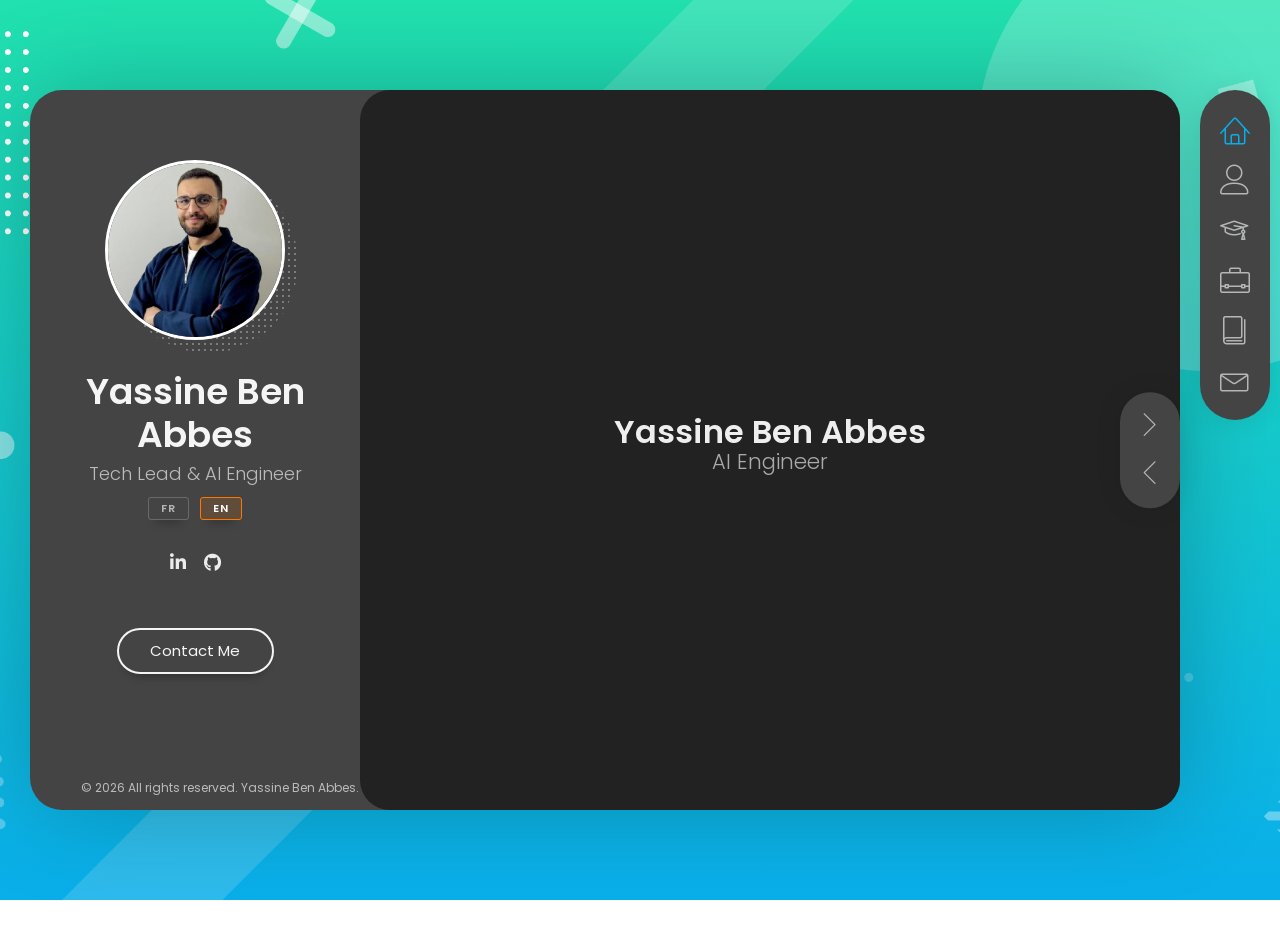
<file: index.html>
<!DOCTYPE html>
<html lang="en" class="no-js">

<head>
    <meta charset="UTF-8">
    <meta http-equiv="X-UA-Compatible" content="IE=edge">
    <title>Yassine Ben Abbes - Tech Lead & Software Architect</title>
    <meta name="viewport" content="width=device-width, initial-scale=1">
    <meta name="description" content="Yassine Ben Abbes - Tech Lead & Software Architect | AI Platforms, Microservices, Cloud">
    <meta name="keywords" content="tech lead, software architect, AI engineer, microservices, Kafka, Python, Yassine Ben Abbes">
    <meta name="author" content="Yassine Ben Abbes">
    <link rel="shortcut icon" href="favicon.ico">



    <link rel="stylesheet" href="css/reset.css" type="text/css">
    <link rel="stylesheet" href="css/bootstrap-grid.min.css" type="text/css">
    <link rel="stylesheet" href="css/animations.css" type="text/css">
    <link rel="stylesheet" href="css/perfect-scrollbar.css" type="text/css">
    <link rel="stylesheet" href="css/owl.carousel.css" type="text/css">
    <link rel="stylesheet" href="css/magnific-popup.css" type="text/css">
    <link rel="stylesheet" href="css/main.css" type="text/css">

    <script src="js/modernizr.custom.js"></script>

    <style>
        .lang-switcher {
            display: flex;
            justify-content: center;
            gap: 8px;
            margin: 12px 0 18px;
        }
        .lang-switcher button {
            background: transparent;
            border: 1px solid rgba(255, 255, 255, 0.2);
            color: rgba(255, 255, 255, 0.6);
            padding: 4px 12px;
            font-size: 11px;
            font-weight: 600;
            letter-spacing: 1px;
            cursor: pointer;
            border-radius: 3px;
            transition: all 0.2s ease;
        }
        .lang-switcher button:hover {
            color: #fff;
            border-color: rgba(255, 255, 255, 0.5);
        }
        .lang-switcher button.active {
            color: #fff;
            border-color: #ff7700;
            background: rgba(255, 119, 0, 0.15);
        }

        /* Text-only portfolio cover (used when no project image is available) */
        .portfolio-item-text {
            position: relative;
            background: linear-gradient(135deg, #ff7700 0%, #2a1f1a 60%, #1a1a1a 100%);
            aspect-ratio: 1 / 1;
            display: flex;
            align-items: center;
            justify-content: center;
            text-align: center;
            overflow: hidden;
        }
        .portfolio-item-text::before {
            content: "";
            position: absolute;
            inset: 0;
            background: radial-gradient(circle at 20% 20%, rgba(255, 119, 0, 0.25), transparent 60%);
            pointer-events: none;
        }
        .portfolio-text-cover {
            position: relative;
            padding: 24px;
            color: #fff;
            z-index: 1;
        }
        .portfolio-text-label {
            display: block;
            font-size: 26px;
            font-weight: 700;
            letter-spacing: 0.5px;
            line-height: 1.1;
        }
        .portfolio-text-sub {
            display: block;
            font-size: 12px;
            font-weight: 500;
            letter-spacing: 2px;
            text-transform: uppercase;
            opacity: 0.85;
            margin-top: 10px;
        }

        /* Detail page banner (used when no project image is available) */
        .portfolio-detail-banner {
            position: relative;
            background: linear-gradient(135deg, #ff7700 0%, #2a1f1a 60%, #1a1a1a 100%);
            min-height: 320px;
            display: flex;
            flex-direction: column;
            align-items: center;
            justify-content: center;
            text-align: center;
            padding: 40px 24px;
            border-radius: 4px;
            overflow: hidden;
        }
        .portfolio-detail-banner::before {
            content: "";
            position: absolute;
            inset: 0;
            background: radial-gradient(circle at 25% 25%, rgba(255, 119, 0, 0.28), transparent 65%);
            pointer-events: none;
        }
        .portfolio-detail-banner-title {
            position: relative;
            display: block;
            font-size: 48px;
            font-weight: 700;
            color: #fff;
            letter-spacing: 0.5px;
            line-height: 1.1;
            z-index: 1;
        }
        .portfolio-detail-banner-sub {
            position: relative;
            display: block;
            font-size: 13px;
            font-weight: 500;
            letter-spacing: 2.5px;
            text-transform: uppercase;
            color: rgba(255, 255, 255, 0.85);
            margin-top: 16px;
            z-index: 1;
        }

        /* Mobile-only profile photo (the side header is hidden on mobile by the template) */
        .mobile-profile-photo {
            display: none;
        }
        @media (max-width: 991px) {
            .mobile-profile-photo {
                display: block;
                width: 140px;
                height: 140px;
                border-radius: 50%;
                object-fit: cover;
                margin: 0 auto 24px;
                border: 3px solid rgba(255, 119, 0, 0.6);
                box-shadow: 0 6px 20px rgba(0, 0, 0, 0.3);
            }
        }
    </style>
</head>

<body>
    <!-- Animated Background -->
    <div class="lm-animated-bg" style="background-image: url(img/main_bg.png);"></div>
    <!-- /Animated Background -->

    <!-- Loading animation -->
    <div class="preloader">
        <div class="preloader-animation">
            <div class="preloader-spinner"></div>
        </div>
    </div>
    <!-- /Loading animation -->

    <div class="page">
        <div class="page-content">

            <header id="site_header" class="header mobile-menu-hide">
                <div class="header-content">
                    <div class="header-photo">
                        <img src="img/profile.jpg" alt="Yassine ben abbes">
                    </div>
                    <div class="header-titles">
                        <h2>Yassine Ben Abbes</h2>
                        <h4 data-i18n="header.role">Tech Lead &amp; Software Architect</h4>
                    </div>
                </div>

                <div class="lang-switcher">
                    <button type="button" data-lang="fr" aria-label="Français">FR</button>
                    <button type="button" data-lang="en" aria-label="English">EN</button>
                </div>

                <ul class="main-menu">
                    <li class="active">
                        <a href="#home" class="nav-anim">
                            <span class="menu-icon lnr lnr-home"></span>
                            <span class="link-text" data-i18n="menu.home">Home</span>
                        </a>
                    </li>
                    <li>
                        <a href="#about-me" class="nav-anim">
                            <span class="menu-icon lnr lnr-user"></span>
                            <span class="link-text" data-i18n="menu.about">About Me</span>
                        </a>
                    </li>
                    <li>
                        <a href="#resume" class="nav-anim">
                            <span class="menu-icon lnr lnr-graduation-hat"></span>
                            <span class="link-text" data-i18n="menu.resume">Resume</span>
                        </a>
                    </li>
                    <li>
                        <a href="#portfolio" class="nav-anim">
                            <span class="menu-icon lnr lnr-briefcase"></span>
                            <span class="link-text" data-i18n="menu.portfolio">Portfolio</span>
                        </a>
                    </li>
                    <li>
                        <a href="#blog" class="nav-anim">
                            <span class="menu-icon lnr lnr-book"></span>
                            <span class="link-text" data-i18n="menu.blog">Blog</span>
                        </a>
                    </li>
                    <li>
                        <a href="#contact" class="nav-anim">
                            <span class="menu-icon lnr lnr-envelope"></span>
                            <span class="link-text" data-i18n="menu.contact">Contact</span>
                        </a>
                    </li>
                </ul>

                <div class="social-links">
                    <ul>
                        <li><a href="https://www.linkedin.com/in/yassine-benabbes/" target="_blank" rel="noopener noreferrer"><i class="fab fa-linkedin-in"></i></a></li>
                        <li><a href="https://github.com/yassinebenabbes" target="_blank" rel="noopener noreferrer"><i class="fab fa-github"></i></a></li>
                    </ul>
                </div>

                <div class="header-buttons">
                    <a href="#contact" class="btn btn-primary" data-i18n="menu.contactBtn">Contact Me</a>
                </div>

                <div class="copyrights" data-i18n="header.copyright">
                    &copy; 2026 All rights reserved. Yassine Ben Abbes.
                </div>
            </header>

            <!-- Rest of your website content goes here -->



            <!-- Mobile Navigation -->
            <div class="menu-toggle">
                <span></span>
                <span></span>
                <span></span>
            </div>
            <!-- End Mobile Navigation -->

            <!-- Arrows Nav -->
            <div class="container">
                <div class="lmpixels-arrows-nav">
                    <div class="lmpixels-arrow-right"><i class="lnr lnr-chevron-right"></i></div>
                    <div class="lmpixels-arrow-left"><i class="lnr lnr-chevron-left"></i></div>
                </div>
            </div>
            <!-- End Arrows Nav -->

            <div class="content-area">
                <div class="animated-sections">
                    <!-- Home Subpage -->
                    <section data-id="home" class="animated-section start-page">
                        <div class="section-content vcentered">
                            <div class="row">
                                <div class="col-sm-12 col-md-12 col-lg-12">
                                    <div class="title-block">
                                        <img src="img/profile.jpg" alt="Yassine Ben Abbes" class="mobile-profile-photo">
                                        <h1>Yassine Ben Abbes</h1>
                                        <div class="owl-carousel text-rotation">
                                            <div class="item">
                                                <div class="sp-subtitle" data-i18n="home.role1">Tech Lead</div>
                                            </div>
                                            <div class="item">
                                                <div class="sp-subtitle" data-i18n="home.role2">Software Architect</div>
                                            </div>
                                            <div class="item">
                                                <div class="sp-subtitle" data-i18n="home.role3">AI / Backend Engineer</div>
                                            </div>
                                        </div>
                                    </div>
                                </div>
                            </div>
                        </div>
                    </section>
                    <!-- End of Home Subpage -->

                    <!-- About Me Subpage -->
                    <section data-id="about-me" class="animated-section">
                        <div class="page-title">
                            <h2 data-i18n="about.title">About <span>Me</span></h2>
                        </div>

                        <div class="section-content">
                            <!-- Personal Information -->
                            <div class="row">
                                <div class="col-xs-12 col-sm-7">
                                    <p data-i18n="about.bio">Tech Lead and Software Architect with over 5 years of experience, I design and integrate complex application solutions within AI platforms. Working closely with data science teams, I develop backend services, orchestrate AI workflows through Kafka and structure microservices architectures. I master cloud deployment, CI/CD pipelines and API security.</p>
                                </div>

                                <div class="col-xs-12 col-sm-5">
                                    <div class="info-list">
                                        <ul>
                                            <li>
                                                <span class="title" data-i18n="about.info.residence">Residence</span>
                                                <span class="value" data-i18n="about.info.residenceValue">France</span>
                                            </li>

                                            <li>
                                                <span class="title" data-i18n="about.info.email">Email</span>
                                                <span class="value">benabbesy41@gmail.com</span>
                                            </li>

                                            <li>
                                                <span class="title" data-i18n="about.info.phone">Phone</span>
                                                <span class="value">+33 7 48 34 72 83</span>
                                            </li>
                                        </ul>
                                    </div>
                                </div>
                            </div>
                            <!-- End of Personal Information -->

                            <div class="white-space-50"></div>

                            <!-- Services -->
                            <div class="row">
                                <div class="col-xs-12 col-sm-12">
                                    <div class="block-title">
                                        <h3 data-i18n="whatido.title">What <span>I Do</span></h3>
                                    </div>
                                </div>
                            </div>

                            <div class="row">
                                <div class="col-xs-12 col-sm-6">
                                    <div class="col-inner">
                                        <div class="info-list-w-icon">
                                            <div class="info-block-w-icon">
                                                <div class="ci-icon">
                                                    <i class="lnr lnr-screen"></i>
                                                </div>
                                                <div class="ci-text">
                                                    <h4 data-i18n="whatido.fullstack.title">Full-Stack Development</h4>
                                                    <p data-i18n="whatido.fullstack.desc">I specialize in creating end-to-end web applications, seamlessly combining the front-end user interface with a robust and scalable back-end architecture. From designing intuitive user experiences to implementing efficient database management, I ensure a comprehensive solution.</p>
                                                </div>
                                            </div>
                                            <div class="info-block-w-icon">
                                                <div class="ci-icon">
                                                    <i class="lnr lnr-code"></i>
                                                </div>
                                                <div class="ci-text">
                                                    <h4 data-i18n="whatido.api.title">API Development and Integration</h4>
                                                    <p data-i18n="whatido.api.desc">I build robust APIs and integrate them seamlessly with various systems. By designing and implementing APIs, I enable efficient data exchange, integration with third-party services, and scalable applications. I focus on security, documentation, and performance.</p>
                                                </div>
                                            </div>
                                        </div>
                                    </div>
                                </div>

                                <div class="col-xs-12 col-sm-6">
                                    <div class="col-inner">
                                        <div class="info-list-w-icon">
                                            <div class="info-block-w-icon">
                                                <div class="ci-icon">
                                                    <i class="lnr lnr-magic-wand"></i>
                                                </div>
                                                <div class="ci-text">
                                                    <h4 data-i18n="whatido.ai.title">AI Platforms &amp; Orchestration</h4>
                                                    <p data-i18n="whatido.ai.desc">I develop and orchestrate AI agents in a microservices architecture, using Kafka for real-time asynchronous processing. I collaborate with data science teams to turn models into reliable and observable backend services.</p>
                                                </div>
                                            </div>
                                            <div class="info-block-w-icon">
                                                <div class="ci-icon">
                                                    <i class="lnr lnr-cloud"></i>
                                                </div>
                                                <div class="ci-text">
                                                    <h4 data-i18n="whatido.devops.title">DevOps &amp; Cloud</h4>
                                                    <p data-i18n="whatido.devops.desc">I set up and maintain CI/CD pipelines (GitHub Actions, Docker) with deployment on AWS / Azure. Monitoring, observability and release stabilization in production are core parts of my work.</p>
                                                </div>
                                            </div>
                                        </div>
                                    </div>
                                </div>
                            </div>
                            <!-- End of Services -->

                            <div class="white-space-20"></div>

                            <!-- Testimonials -->
                            <!-- You can add a testimonials section here if desired -->
                            <!-- End of Testimonials -->

                            <!-- Clients -->
                            <!-- 
                  <div class="row">
                    <div class="col-xs-12 col-sm-12">
                      <div class="block-title">
                        <h3>Clients</h3>
                      </div>
                    </div>
                  </div>
              
                  <div class="row">
                    <div class="col-xs-12 col-sm-12">
                      <div class="clients owl-carousel">
                        <div class="client-block">
                          <a href="#" target="_blank" title="Logo">
                            <img src="img/clients/client-1.png" alt="Logo">
                          </a>
                        </div>
              
                        <div class="client-block">
                          <a href="#" target="_blank" title="Logo">
                            <img src="img/clients/client-2.png" alt="Logo">
                          </a>
                        </div>
              
                        <div class="client-block">
                          <a href="#" target="_blank" title="Logo">
                            <img src="img/clients/client-3.png" alt="Logo">
                          </a>
                        </div>
              
                        <div class="client-block">
                          <a href="#" target="_blank" title="Logo">
                            <img src="img/clients/client-4.png" alt="Logo">
                          </a>
                        </div>
              
                        <div class="client-block">
                          <a href="#" target="_blank" title="Logo">
                            <img src="img/clients/client-5.png" alt="Logo">
                          </a>
                        </div>
              
                        <div class="client-block">
                          <a href="#" target="_blank" title="Logo">
                            <img src="img/clients/client-6.png" alt="Logo">
                          </a>
                        </div>
              
                        <div class="client-block">
                          <a href="#" target="_blank" title="Logo">
                            <img src="img/clients/client-7.png" alt="Logo">
                          </a>
                        </div>
                      </div>
                    </div>
                  </div> 
                  -->
                            <!-- End of Clients -->

                            <!-- Pricing -->
                            <!-- 
                  <div class="row">
                    <div class="col-xs-12 col-sm-12">
                      <div class="block-title">
                        <h3>Pricing</h3>
                      </div>
                    </div>
                  </div>
              
                  <div class="row">
                    <div class="col-xs-12 col-sm-12">
                      <div class="fw-pricing clearfix row">
                        <div class="fw-package-wrap col-md-6">
                          <div class="fw-package">
                            <div class="fw-heading-row">
                              <span>Silver</span>
                            </div>
                            <div class="fw-pricing-row">
                              <span>$64</span>
                              <small>per month</small>
                            </div>
                            <div class="fw-button-row">
                              <a href="#" target="_self" class="btn btn-secondary">Free Trial</a>
                            </div>
                            <div class="fw-default-row">Lorem ipsum dolor</div>
                            <div class="fw-default-row">Pellentesque scelerisque</div>
                            <div class="fw-default-row">Morbi eu sagittis</div>
                          </div>
                        </div>
                        <div class="fw-package-wrap col-md-6 highlight-col">
                          <div class="fw-package">
                            <div class="fw-heading-row">
                              <span>Gold</span>
                            </div>
                            <div class="fw-pricing-row">
                              <span>$128</span>
                              <small>per month</small>
                            </div>
                            <div class="fw-button-row">
                              <a href="#" target="_self" class="btn btn-primary">Free Trial</a>
                            </div>
                            <div class="fw-default-row">Lorem ipsum dolor</div>
                            <div class="fw-default-row">Pellentesque scelerisque</div>
                            <div class="fw-default-row">Morbi eu sagittis</div>
                            <div class="fw-default-row">Donec non diam</div>
                            <div class="fw-default-row"></div>
                          </div>
                        </div>
                      </div>
                    </div>
                  </div> 
                  -->
                            <!-- End of Pricing -->

                            <div class="white-space-50"></div>

                            <!-- Fun Facts -->
                            <div class="row">
                                <div class="col-xs-12 col-sm-12">
                                    <div class="block-title">
                                        <h3 data-i18n="funfacts.title">Fun <span>Facts</span></h3>
                                    </div>
                                </div>
                            </div>

                            <div class="row">
                                <div class="col-xs-12 col-sm-4">
                                    <div class="fun-fact gray-default">
                                        <i class="lnr lnr-heart"></i>
                                        <h4 data-i18n="funfacts.clients">Happy Clients</h4>
                                        <span class="fun-fact-block-value">18</span>
                                        <span class="fun-fact-block-text"></span>
                                    </div>
                                </div>

                                <div class="col-xs-12 col-sm-4">
                                    <div class="fun-fact gray-default">
                                        <i class="lnr lnr-clock"></i>
                                        <h4 data-i18n="funfacts.hours">Working Hours</h4>
                                        <span class="fun-fact-block-value">8760</span>
                                        <span class="fun-fact-block-text"></span>
                                    </div>
                                </div>

                                <div class="col-xs-12 col-sm-4">
                                    <div class="fun-fact gray-default">
                                        <i class="lnr lnr-cloud-upload"></i>
                                        <h4 data-i18n="funfacts.contrib">Contributions</h4>
                                        <span class="fun-fact-block-value">3045</span>
                                        <span class="fun-fact-block-text"></span>
                                    </div>
                                </div>
                            </div>
                            <!-- End of Fun Facts -->

                        </div>
                    </section>

                    <!-- End of About Me Subpage -->

                    <!-- Resume Subpage -->
                    <section data-id="resume" class="animated-section">
                        <div class="page-title">
                            <h2 data-i18n="resume.title">Resume</h2>
                        </div>

                        <div class="section-content">

                            <div class="row">
                                <div class="col-xs-12 col-sm-7">

                                    <div class="block-title">
                                        <h3 data-i18n="resume.education">Education</h3>
                                    </div>
                                    <div class="timeline timeline-second-style clearfix">

                                        <div class="timeline-item clearfix">
                                            <div class="left-part">
                                                <h5 class="item-period">2023 - 2024</h5>
                                                <span class="item-company" data-i18n="edu.toulouse.school">Université Toulouse - Jean Jaurès, France</span>
                                            </div>
                                            <div class="divider"></div>
                                            <div class="right-part">
                                                <h4 class="item-title" data-i18n="edu.toulouse.title">Master 2</h4>
                                                <p data-i18n="edu.toulouse.desc">Digital Information Engineering (I2N)</p>
                                            </div>
                                        </div>
                                        <div class="timeline-item clearfix">
                                            <div class="left-part">
                                                <h5 class="item-period">2020 - 2021</h5>
                                                <span class="item-company" data-i18n="edu.nanjing.school">Nanjing University of Posts and Telecommunications, China</span>
                                            </div>
                                            <div class="divider"></div>
                                            <div class="right-part">
                                                <h4 class="item-title" data-i18n="edu.nanjing.title">Master 2</h4>
                                                <p data-i18n="edu.nanjing.desc">Computer Science &amp; Technology - AI / Natural Language Processing</p>
                                            </div>
                                        </div>

                                        <div class="timeline-item clearfix">
                                            <div class="left-part">
                                                <h5 class="item-period">2019 - 2020</h5>
                                                <span class="item-company" data-i18n="edu.rabat.school">Mohammed V University in Rabat, Morocco</span>
                                            </div>
                                            <div class="divider"></div>
                                            <div class="right-part">
                                                <h4 class="item-title" data-i18n="edu.rabat.title">Master 1</h4>
                                                <p data-i18n="edu.rabat.desc">Intelligent Processing System (IPS)</p>
                                            </div>
                                        </div>
                                        <div class="timeline-item clearfix">
                                            <div class="left-part">
                                                <h5 class="item-period">2018 - 2019</h5>
                                                <span class="item-company" data-i18n="edu.est.school">Higher School of Technology Sale, Morocco</span>
                                            </div>
                                            <div class="divider"></div>
                                            <div class="right-part">
                                                <h4 class="item-title" data-i18n="edu.est.title">Bachelor</h4>
                                                <p data-i18n="edu.est.desc">Information System and Big Data</p>
                                            </div>
                                        </div>
                                        <div class="timeline-item clearfix">
                                            <div class="left-part">
                                                <h5 class="item-period">2017 - 2019</h5>
                                                <span class="item-company" data-i18n="edu.settat.school">Technical High School Settat, Morocco</span>
                                            </div>
                                            <div class="divider"></div>
                                            <div class="right-part">
                                                <h4 class="item-title" data-i18n="edu.settat.title">Advanced Technician's Certificate</h4>
                                                <p data-i18n="edu.settat.desc">Information Systems Development</p>
                                            </div>
                                        </div>
                                    </div>


                                    <div class="white-space-50"></div>

                                    <div class="block-title">
                                        <h3 data-i18n="resume.experience">Experience</h3>
                                    </div>

                                    <div class="timeline timeline-second-style clearfix">
                                        <div class="timeline-item clearfix">
                                            <div class="left-part">
                                                <h5 class="item-period" data-i18n="exp.investance.period">Jan 2026 - Present</h5>
                                                <span class="item-company" data-i18n="exp.investance.company">Investance Partners</span>
                                            </div>
                                            <div class="divider"></div>
                                            <div class="right-part">
                                                <h4 class="item-title" data-i18n="exp.investance.title">Tech Lead Developer</h4>
                                                <p data-i18n="exp.investance.desc"><strong>Paradoxe.ai</strong> — AI platform. Development and evolution of AI agents with integration of external connectors (third-party APIs, databases, cloud services). Flow security, release stabilization, CI/CD pipelines (GitHub Actions, Docker), AWS deployment. Code review, monitoring and observability of production services.</p>
                                            </div>
                                        </div>

                                        <div class="timeline-item clearfix">
                                            <div class="left-part">
                                                <h5 class="item-period" data-i18n="exp.digitalent.period">Sep 2022 - Dec 2025</h5>
                                                <span class="item-company" data-i18n="exp.digitalent.company">Digitalent</span>
                                            </div>
                                            <div class="divider"></div>
                                            <div class="right-part">
                                                <h4 class="item-title" data-i18n="exp.digitalent.title">Full Stack Developer</h4>
                                                <p data-i18n="exp.digitalent.desc">Development of the <strong>MIA</strong> platform, a microservices-based AI platform for processing orchestration. Design of REST APIs in collaboration with data science teams. Asynchronous orchestration of AI agents via Kafka. Docker containerization, CI/CD GitHub Actions, AWS deployment. Major client projects: <strong>Framatome, Attijariwafa Bank, Picard</strong>.</p>
                                            </div>
                                        </div>

                                        <div class="timeline-item clearfix">
                                            <div class="left-part">
                                                <h5 class="item-period" data-i18n="exp.sps.period">May 2022 - Jun 2022</h5>
                                                <span class="item-company" data-i18n="exp.sps.company">SPS Technology, Freelance</span>
                                            </div>
                                            <div class="divider"></div>
                                            <div class="right-part">
                                                <h4 class="item-title" data-i18n="exp.sps.title">Full Stack Developer</h4>
                                                <p data-i18n="exp.sps.desc">Design and development of a multi-user inventory management solution (logistics flow tracking, orders and returns). Stack: #Flutter #Laravel Lumen #Vue.js.</p>
                                            </div>
                                        </div>

                                        <div class="timeline-item clearfix">
                                            <div class="left-part">
                                                <h5 class="item-period" data-i18n="exp.msinvest.period">Jan 2022 - Apr 2022</h5>
                                                <span class="item-company" data-i18n="exp.msinvest.company">MS INVEST (STILL MAROC), Freelance</span>
                                            </div>
                                            <div class="divider"></div>
                                            <div class="right-part">
                                                <h4 class="item-title" data-i18n="exp.msinvest.title">Full Stack Developer</h4>
                                                <p data-i18n="exp.msinvest.desc">Web and mobile after-sales service management application for MS INVEST, official distributor of the German brand STILL. Intervention tracking, spare parts, analytical dashboard. Stack: #Flutter #Laravel Lumen #Vue.js.</p>
                                            </div>
                                        </div>

                                        <div class="timeline-item clearfix">
                                            <div class="left-part">
                                                <h5 class="item-period" data-i18n="exp.afterschool.period">Dec 2021 - Feb 2022</h5>
                                                <span class="item-company" data-i18n="exp.afterschool.company">After School, Freelance</span>
                                            </div>
                                            <div class="divider"></div>
                                            <div class="right-part">
                                                <h4 class="item-title" data-i18n="exp.afterschool.title">Web Developer</h4>
                                                <p data-i18n="exp.afterschool.desc">Multi-profile e-learning platform (students, teachers, parents, administrators). Educational management modules, Zoom virtual classes, quizzes, attendance tracking. Stack: #Laravel #Vue.js.</p>
                                            </div>
                                        </div>
                                    </div>

                                </div>

                                <!-- Skills & Certificates -->
                                <div class="col-xs-12 col-sm-5">
                                    <!-- Design Skills -->
                                    <div class="block-title">
                                        <h3 data-i18n="skills.prog">Programming <span>Languages</span></h3>
                                    </div>

                                    <div class="skills-info skills-second-style">
                                        <!-- Skill 1 -->
                                        <div class="skill clearfix">
                                            <h4>JavaScript</h4>
                                            <div class="skill-value">85%</div>
                                        </div>
                                        <div class="skill-container skill-1">
                                            <div class="skill-percentage"></div>
                                        </div>
                                        <!-- End of Skill 1 -->

                                        <!-- Skill 2 -->
                                        <div class="skill clearfix">
                                            <h4>Python</h4>
                                            <div class="skill-value">92%</div>
                                        </div>
                                        <div class="skill-container skill-5">
                                            <div class="skill-percentage"></div>
                                        </div>
                                        <!-- End of Skill 2 -->

                                        <!-- Skill 3 -->
                                        <div class="skill clearfix">
                                            <h4>Java</h4>
                                            <div class="skill-value">76%</div>
                                        </div>
                                        <div class="skill-container skill-3">
                                            <div class="skill-percentage"></div>
                                        </div>
                                        <!-- End of Skill 3 -->

                                        <!-- Skill 4 -->
                                        <div class="skill clearfix">
                                            <h4>PHP</h4>
                                            <div class="skill-value">87%</div>
                                        </div>
                                        <div class="skill-container skill-4">
                                            <div class="skill-percentage"></div>
                                        </div>
                                        <!-- End of Skill 4 -->
                                        <div class="skill clearfix">
                                            <h4>C</h4>
                                            <div class="skill-value">65%</div>
                                        </div>
                                        <div class="skill-container skill-2">
                                            <div class="skill-percentage"></div>
                                        </div>
                                    </div>
                                    <!-- End of Design Skills -->

                                    <div class="white-space-10"></div>

                                    <!-- Coding Skills -->
                                    <div class="block-title">
                                        <h3 data-i18n="skills.web">Web <span>Development</span></h3>
                                    </div>

                                    <div class="skills-info skills-second-style">
                                        <!-- Skill 5 -->
                                        <div class="skill clearfix">
                                            <h4>HTML5/CSS3</h4>
                                            <div class="skill-value">95%</div>
                                        </div>
                                        <div class="skill-container skill-5">
                                            <div class="skill-percentage"></div>
                                        </div>
                                        <!-- End of Skill 5 -->

                                        <!-- Skill 6 -->
                                        <div class="skill clearfix">
                                            <h4>JavaScript frameworks (Vue.js / Nuxt.js)</h4>
                                            <div class="skill-value">90%</div>
                                        </div>
                                        <div class="skill-container skill-6">
                                            <div class="skill-percentage"></div>
                                        </div>
                                        <!-- End of Skill 6 -->

                                        <!-- Skill 7 -->
                                        <div class="skill clearfix">
                                            <h4 data-i18n="skills.responsive">Responsive web design</h4>
                                            <div class="skill-value">100%</div>
                                        </div>
                                        <div class="skill-container skill-7">
                                            <div class="skill-percentage"></div>
                                        </div>
                                        <!-- End of Skill 7 -->

                                        <!-- Skill 8 -->
                                        <div class="skill clearfix">
                                            <h4>RESTful APIs</h4>
                                            <div class="skill-value">91%</div>
                                        </div>
                                        <div class="skill-container skill-5">
                                            <div class="skill-percentage"></div>
                                        </div>
                                        <!-- End of Skill 8 -->

                                        <!-- Skill 9 -->

                                        <!-- End of Skill 9 -->
                                    </div>
                                    <!-- End of Coding Skills -->


                                    <div class="white-space-10"></div>

                                    <!-- Coding Skills -->
                                    <div class="block-title">
                                        <h3 data-i18n="skills.backend">Backend <span>Development</span></h3>
                                    </div>

                                    <div class="skills-info skills-second-style">
                                        <!-- Skill 5 -->
                                        <div class="skill clearfix">
                                            <h4>Python, Flask</h4>
                                            <div class="skill-value">92%</div>
                                        </div>
                                        <div class="skill-container skill-5">
                                            <div class="skill-percentage"></div>
                                        </div>
                                        <!-- End of Skill 5 -->

                                        <div class="skill clearfix">
                                            <h4>PHP, Laravel, Laravel Lumen</h4>
                                            <div class="skill-value">91%</div>
                                        </div>
                                        <div class="skill-container skill-5">
                                            <div class="skill-percentage"></div>
                                        </div>

                                        <!-- Skill 6 -->
                                        <div class="skill clearfix">
                                            <h4>Node.js, Express.js</h4>
                                            <div class="skill-value">75%</div>
                                        </div>
                                        <div class="skill-container skill-6">
                                            <div class="skill-percentage"></div>
                                        </div>
                                        <!-- End of Skill 6 -->

                                        <!-- Skill 7 -->
                                        <div class="skill clearfix">
                                            <h4 data-i18n="skills.dbmgmt">Database management (SQL, PostgreSQL, MongoDB)</h4>
                                            <div class="skill-value">85%</div>
                                        </div>
                                        <div class="skill-container skill-5">
                                            <div class="skill-percentage"></div>
                                        </div>
                                        <!-- End of Skill 7 -->

                                        <!-- Skill 8 -->
                                        <div class="skill clearfix">
                                            <h4 data-i18n="skills.apidev">API development</h4>
                                            <div class="skill-value">91%</div>
                                        </div>
                                        <div class="skill-container skill-5">
                                            <div class="skill-percentage"></div>
                                        </div>
                                        <!-- End of Skill 8 -->

                                        <!-- Skill 9 -->
                                        <div class="skill clearfix">
                                            <h4 data-i18n="skills.kafka">Kafka (message broker &amp; orchestration)</h4>
                                            <div class="skill-value">85%</div>
                                        </div>
                                        <div class="skill-container skill-5">
                                            <div class="skill-percentage"></div>
                                        </div>
                                        <!-- End of Skill 9 -->
                                    </div>
                                    <!-- End of Coding Skills -->


                                    <div class="white-space-10"></div>

                                    <!-- Coding Skills -->
                                    <div class="block-title">
                                        <h3 data-i18n="skills.mobile">Mobile App <span>Development</span></h3>
                                    </div>

                                    <div class="skills-info skills-second-style">
                                        <div class="skill clearfix">
                                            <h4 data-i18n="skills.crossplatform">Cross-platform frameworks (Flutter)</h4>
                                            <div class="skill-value">85%</div>
                                        </div>
                                        <div class="skill-container skill-5">
                                            <div class="skill-percentage"></div>
                                        </div>
                                    </div>

                                    <div class="white-space-10"></div>

                                    <!-- DevOps Skills -->
                                    <div class="block-title">
                                        <h3 data-i18n="skills.devops">Dev <span>Ops &amp; Cloud</span></h3>
                                    </div>

                                    <div class="skills-info skills-second-style">
                                        <div class="skill clearfix">
                                            <h4 data-i18n="skills.cicd">CI/CD (GitHub Actions)</h4>
                                            <div class="skill-value">91%</div>
                                        </div>
                                        <div class="skill-container skill-5">
                                            <div class="skill-percentage"></div>
                                        </div>

                                        <div class="skill clearfix">
                                            <h4 data-i18n="skills.deploy">Deployment tools (Docker, Git)</h4>
                                            <div class="skill-value">88%</div>
                                        </div>
                                        <div class="skill-container skill-5">
                                            <div class="skill-percentage"></div>
                                        </div>

                                        <div class="skill clearfix">
                                            <h4 data-i18n="skills.cloud">Cloud platforms (AWS, Azure)</h4>
                                            <div class="skill-value">80%</div>
                                        </div>
                                        <div class="skill-container skill-5">
                                            <div class="skill-percentage"></div>
                                        </div>

                                        <div class="skill clearfix">
                                            <h4 data-i18n="skills.monitoring">Monitoring (Grafana)</h4>
                                            <div class="skill-value">75%</div>
                                        </div>
                                        <div class="skill-container skill-3">
                                            <div class="skill-percentage"></div>
                                        </div>
                                    </div>
                                    <!-- End of DevOps Skills -->

                                    <div class="white-space-10"></div>

                                    <!-- Languages -->
                                    <div class="block-title">
                                        <h3 data-i18n="languages.title">Languages</h3>
                                    </div>

                                    <ul class="knowledges">
                                        <li data-i18n="languages.fr">French — Native</li>
                                        <li data-i18n="languages.en">English — Fluent</li>
                                        <li data-i18n="languages.ar">Arabic — Native</li>
                                    </ul>
                                    <!-- End of Languages -->

                                    <div class="white-space-10"></div>

                                    <!-- Knowledges -->
                                    <div class="block-title">
                                        <h3 data-i18n="knowledges.title">Knowledges</h3>
                                    </div>

                                    <ul class="knowledges">
                                        <li data-i18n="kn.ml">Machine Learning</li>
                                        <li data-i18n="kn.pm">Project management tools</li>
                                        <li data-i18n="kn.agile">Agile / Scrum methodologies</li>
                                        <li data-i18n="kn.time">Time Management</li>
                                        <li data-i18n="kn.comm">Communication</li>
                                        <li data-i18n="kn.problem">Problem-Solving</li>
                                        <li data-i18n="kn.social">Social Networking</li>
                                        <li data-i18n="kn.flex">Flexibility</li>
                                    </ul>
                                    <!-- End of Knowledges -->
                                    <div class="white-space-10"></div>

                                    <div class="block-title">
                                        <h3 data-i18n="selftraining.title">Self training</h3>
                                    </div>

                                    <ul class="knowledges">
                                        <li>Spring Boot</li>
                                        <li>Angular</li>
                                    </ul>
                                </div>

                                <!-- End of Skills & Certificates -->
                            </div>

                            <div class="white-space-50"></div>

                            <!-- Certificates -->
                            <div class="row">
                                <div class="col-xs-12 col-sm-12">
                                    <div class="block-title">
                                        <h3 data-i18n="cert.title">Certificates</h3>
                                    </div>
                                </div>
                            </div>

                            <div class="row">
                                <!-- Certificate 1 -->
                                <div class="col-xs-12 col-sm-6">
                                    <div class="certificate-item clearfix">
                                        <div class="certi-logo">
                                            <img src="img/google.png" alt="logo">
                                        </div>

                                        <div class="certi-content">
                                            <div class="certi-title">
                                                <h4 data-i18n="cert.python.title">Crash Course on Python</h4>
                                            </div>
                                            <div class="certi-id">
                                                <span data-i18n="cert.python.id">Credential ID: YN5PATA3BRVS</span>
                                            </div>
                                            <div class="certi-date">
                                                <span>Sep 2022</span>
                                            </div>
                                            <div class="certi-company">
                                                <span></span>
                                            </div>
                                        </div>
                                    </div>
                                </div>
                                <!-- End of Certificate 1 -->

                                <!-- Certificate 2 -->
                                <div class="col-xs-12 col-sm-6">
                                    <div class="certificate-item clearfix">
                                        <div class="certi-logo">
                                            <img src="img/dynit.jpg" alt="logo">
                                        </div>

                                        <div class="certi-content">
                                            <div class="certi-title">
                                                <h4 data-i18n="cert.azure.title">Introduction Microsoft Azure</h4>
                                            </div>
                                            <div class="certi-company">
                                                <span></span>
                                            </div>
                                        </div>
                                    </div>
                                </div>
                                <!-- End of Certificate 2 -->

                                <div class="col-xs-12 col-sm-6">
                                    <div class="certificate-item clearfix">
                                        <div class="certi-logo">
                                            <img src="img/datacamp.PNG" alt="logo">
                                        </div>

                                        <div class="certi-content">
                                            <div class="certi-title">
                                                <h4 data-i18n="cert.sql.title">Associate SQL Certificate</h4>
                                            </div>
                                            <div class="certi-company">
                                                <span></span>
                                            </div>
                                        </div>
                                    </div>
                                </div>

                            </div>
                            <!-- End of Certificates -->
                        </div>
                    </section>
                    <!-- End of Resume Subpage -->

                    <!-- Portfolio Subpage -->
                    <section data-id="portfolio" class="animated-section">
                        <div class="page-title">
                            <h2 data-i18n="portfolio.title">Portfolio</h2>
                        </div>

                        <div class="section-content">

                            <div class="row">
                                <div class="col-xs-12 col-sm-12">
                                    <!-- Portfolio Content -->
                                    <div class="portfolio-content">



                                        <!-- Portfolio Grid -->
                                        <div class="portfolio-grid three-columns">

                                            <figure class="item standard" data-groups='["category_all", "category_detailed"]'>
                                                <div class="portfolio-item-img portfolio-item-text">
                                                    <div class="portfolio-text-cover">
                                                        <span class="portfolio-text-label">Paradoxe.ai</span>
                                                        <span class="portfolio-text-sub">AI Platform · LLM Agents</span>
                                                    </div>
                                                    <a href="portfolio-5.html" class="ajax-page-load"></a>
                                                </div>

                                                <i class="far fa-file-alt"></i>
                                                <h4 class="name">Investance — Paradoxe.ai</h4>
                                                <span class="category" data-i18n="portfolio.category">Detailed</span>
                                            </figure>

                                            <figure class="item standard" data-groups='["category_all", "category_detailed"]'>
                                                <div class="portfolio-item-img">
                                                    <img src="img/projects/digitalent/digitalent.png" alt="MIA Platform" title="" />
                                                    <a href="portfolio-4.html" class="ajax-page-load"></a>
                                                </div>

                                                <i class="far fa-file-alt"></i>
                                                <h4 class="name">Digitalent — MIA</h4>
                                                <span class="category" data-i18n="portfolio.category">Detailed</span>
                                            </figure>


                                            <figure class="item standard" data-groups='["category_all", "category_detailed"]'>
                                                <div class="portfolio-item-img">
                                                    <img src="img/projects/msinvest/carousel.png" alt="MS INVEST" title="" />
                                                    <a href="portfolio-1.html" class="ajax-page-load"></a>
                                                </div>

                                                <i class="far fa-file-alt"></i>
                                                <h4 class="name">MS INVEST</h4>
                                                <span class="category" data-i18n="portfolio.category">Detailed</span>
                                            </figure>



                                            <figure class="item standard" data-groups='["category_all", "category_detailed"]'>
                                                <div class="portfolio-item-img">
                                                    <img src="img/projects/spstechno/carousel.png" alt="SPS Technology" title="" />
                                                    <a href="portfolio-2.html" class="ajax-page-load"></a>
                                                </div>

                                                <i class="far fa-file-alt"></i>
                                                <h4 class="name">SPS Technology</h4>
                                                <span class="category" data-i18n="portfolio.category">Detailed</span>
                                            </figure>

                                            <figure class="item standard" data-groups='["category_all", "category_detailed"]'>
                                                <div class="portfolio-item-img">
                                                    <img src="img/projects/after-school/carousel.png" alt="After School" title="" />
                                                    <a href="portfolio-3.html" class="ajax-page-load"></a>
                                                </div>

                                                <i class="far fa-file-alt"></i>
                                                <h4 class="name">After School</h4>
                                                <span class="category" data-i18n="portfolio.category">Detailed</span>
                                            </figure>



                                            <figure class="item lbimage" data-groups='["category_all", "category_mockups"]'>
                                                <div class="portfolio-item-img">
                                                    <img src="img/projects/upwork/carousel.png" alt="Mockup Design 1" title="" />
                                                    <a class="lightbox" title="Upwork Client Review" href="img/projects/upwork/Capture.PNG"></a>
                                                </div>

                                                <i class="far fa-image"></i>
                                                <h4 class="name">Upwork </h4>
                                                <span class="category">upwork</span>
                                            </figure>


                                        </div>
                                    </div>
                                    <!-- End of Portfolio Content -->
                                </div>
                            </div>
                        </div>
                    </section>
                    <!-- End of Portfolio Subpage -->

                    <!-- Blog Subpage -->
                    <section data-id="blog" class="animated-section">
                        <div class="page-title">
                            <h2 data-i18n="blog.title">Blog</h2>
                        </div>

                        <div class="section-content">
                            <div class="row">
                                <div class="col-xs-12 col-sm-12">
                                    <div class="blog-masonry two-columns clearfix">

                                        <!-- Blog Post 1 -->
                                        <div class="item post-1">
                                            <div class="blog-card">
                                                <div class="media-block">
                                                    <div class="category">
                                                        <a href="#" title="View all posts in Design">Full Stack Dev</a>
                                                    </div>
                                                    <a href="blog-post-1.html">
                                                        <img src="img/blog/blog_tips_increase_performance.png" class="size-blog-masonry-image-two-c" alt="Advanced Performance Optimization in Full Stack Development: Expert Tips" title="" />
                                                        <div class="mask"></div>
                                                    </a>
                                                </div>
                                                <div class="post-info">
                                                    <div class="post-date">15 Mar 2024</div>
                                                    <a href="blog-post-1.html">
                                                        <h4 class="blog-item-title">Advanced Performance Optimization in Full Stack Development: Expert Tips</h4>
                                                    </a>
                                                </div>
                                            </div>
                                        </div>
                                        <!-- End of Blog Post 1 -->

                                        <!-- Blog Post 2 -->

                                        <!-- End of Blog Post 2 -->

                                        <!-- Blog Post 3 -->

                                        <!-- End of Blog Post 3 -->

                                        <!-- Blog Post 4 -->

                                        <!-- End of Blog Post 4 -->
                                    </div>
                                </div>
                            </div>
                        </div>


                    </section>
                    <!-- End of Blog Subpage -->

                    <!-- Contact Subpage -->
                    <section data-id="contact" class="animated-section">
                        <div class="page-title">
                            <h2 data-i18n="contact.title">Contact</h2>
                        </div>

                        <div class="section-content">

                            <div class="row">
                                <!-- Contact Info -->
                                <div class="col-xs-12 col-sm-4">
                                    <div class="lm-info-block gray-default">
                                        <i class="lnr lnr-map-marker"></i>
                                        <h4 data-i18n="contact.country">France</h4>
                                        <span class="lm-info-block-value"></span>
                                        <span class="lm-info-block-text"></span>
                                    </div>

                                    <div class="lm-info-block gray-default">
                                        <i class="lnr lnr-phone-handset"></i>
                                        <h4>+33 7 48 34 72 83</h4>
                                        <span class="lm-info-block-value"></span>
                                        <span class="lm-info-block-text"></span>
                                    </div>

                                    <div class="lm-info-block gray-default">
                                        <i class="lnr lnr-envelope"></i>
                                        <h4>benabbesy41@gmail.com</h4>
                                        <span class="lm-info-block-value"></span>
                                        <span class="lm-info-block-text"></span>
                                    </div>

                                    <div class="lm-info-block gray-default">
                                        <i class="lnr lnr-checkmark-circle"></i>
                                        <h4 data-i18n="contact.freelance">Freelance Available</h4>
                                        <span class="lm-info-block-value"></span>
                                        <span class="lm-info-block-text"></span>
                                    </div>


                                </div>
                                <!-- End of Contact Info -->

                                <!-- Contact Form -->
                                <div class="col-xs-12 col-sm-8">
                                    <div id="map" class="map">
                                        <div class="lmpixels-map">
                                            <iframe frameborder="0" scrolling="no" marginheight="0" marginwidth="0" src="https://www.google.com/maps/embed?pb=!1m18!1m12!1m3!1d1148819.1416072063!2d2.213749!3d46.227638!2m3!1f0!2f0!3f0!3m2!1i1024!2i768!4f13.1!3m3!1m2!1s0xd54a02933785731%3A0x6bfd3f96c747d9f7!2sFrance!5e0!3m2!1sen!2sus!4v1632141414960!5m2!1sen!2sus"></iframe>
                                        </div>
                                    </div>
                                    <div class="block-title">
                                        <h3 data-i18n="contact.help.title">How Can I <span>Help You?</span></h3>
                                    </div>

                                    <form action="https://formspree.io/f/mknaljoa" method="post">


                                        <div class="controls two-columns">
                                            <div class="fields clearfix">
                                                <div class="left-column">
                                                    <div class="form-group form-group-with-icon">
                                                        <input id="form_name" type="text" name="name" class="form-control" placeholder="" required="required" data-error="Name is required.">
                                                        <label data-i18n="contact.form.name">Full Name</label>
                                                        <div class="form-control-border"></div>
                                                        <div class="help-block with-errors"></div>
                                                    </div>

                                                    <div class="form-group form-group-with-icon">
                                                        <input id="form_email" type="email" name="email" class="form-control" placeholder="" required="required" data-error="Valid email is required.">
                                                        <label data-i18n="contact.form.email">Email Address</label>
                                                        <div class="form-control-border"></div>
                                                        <div class="help-block with-errors"></div>
                                                    </div>

                                                    <div class="form-group form-group-with-icon">
                                                        <input id="form_subject" type="text" name="subject" class="form-control" placeholder="" required="required" data-error="Subject is required.">
                                                        <label data-i18n="contact.form.subject">Subject</label>
                                                        <div class="form-control-border"></div>
                                                        <div class="help-block with-errors"></div>
                                                    </div>
                                                </div>
                                                <div class="right-column">
                                                    <div class="form-group form-group-with-icon">
                                                        <textarea id="form_message" name="message" class="form-control" placeholder="" rows="7" required="required" data-error="Please, leave me a message."></textarea>
                                                        <label data-i18n="contact.form.message">Message</label>
                                                        <div class="form-control-border"></div>
                                                        <div class="help-block with-errors"></div>
                                                    </div>
                                                </div>
                                            </div>


                                            <input type="submit" value="Send message" data-i18n-value="contact.form.send">
                                        </div>
                                    </form>
                                </div>
                                <!-- End of Contact Form -->
                            </div>

                        </div>
                    </section>
                    <!-- End of Contact Subpage -->
                </div>
            </div>

        </div>
    </div>

    <script src="js/jquery-2.1.3.min.js"></script>
    <script src="js/animating.js"></script>

    <script src="js/imagesloaded.pkgd.min.js"></script>
    <script src='https://www.google.com/recaptcha/api.js'></script>

    <script src='js/perfect-scrollbar.min.js'></script>
    <script src='js/jquery.shuffle.min.js'></script>
    <script src='js/masonry.pkgd.min.js'></script>
    <script src='js/owl.carousel.min.js'></script>
    <script src="js/jquery.magnific-popup.min.js"></script>

    <script src="js/validator.js"></script>
    <script src="js/main.js"></script>
    <script src="js/i18n.js"></script>
    <script defer src="https://static.cloudflareinsights.com/beacon.min.js/v52afc6f149f6479b8c77fa569edb01181681764108816" integrity="sha512-jGCTpDpBAYDGNYR5ztKt4BQPGef1P0giN6ZGVUi835kFF88FOmmn8jBQWNgrNd8g/Yu421NdgWhwQoaOPFflDw==" data-cf-beacon='{"rayId":"7d1832fce969867a","version":"2023.4.0","r":1,"b":1,"token":"94b99c0576dc45bf9d669fb5e9256829","si":100}'
        crossorigin="anonymous"></script>


</body>

</html>
</file>
<file: css/animations.css>
.animated-section-moveToLeft{-webkit-animation:moveToLeft .6s ease both;animation:moveToLeft .6s ease both}.animated-section-moveFromLeft{-webkit-animation:moveFromLeft .6s ease both;animation:moveFromLeft .6s ease both}.animated-section-moveToRight{-webkit-animation:moveToRight .6s ease both;animation:moveToRight .6s ease both}.animated-section-moveFromRight{-webkit-animation:moveFromRight .6s ease both;animation:moveFromRight .6s ease both}.animated-section-moveToTop{-webkit-animation:moveToTop .6s ease both;animation:moveToTop .6s ease both}.animated-section-moveFromTop{-webkit-animation:moveFromTop .6s ease both;animation:moveFromTop .6s ease both}.animated-section-moveToBottom{-webkit-animation:moveToBottom .6s ease both;animation:moveToBottom .6s ease both}.animated-section-moveFromBottom{-webkit-animation:moveFromBottom .6s ease both;animation:moveFromBottom .6s ease both}.animated-section-fade{-webkit-animation:fade .7s ease both;animation:fade .7s ease both}.animated-section-moveToLeftFade{-webkit-animation:moveToLeftFade .7s ease both;animation:moveToLeftFade .7s ease both}.animated-section-moveFromLeftFade{-webkit-animation:moveFromLeftFade .7s ease both;animation:moveFromLeftFade .7s ease both}.animated-section-moveToRightFade{-webkit-animation:moveToRightFade .7s ease both;animation:moveToRightFade .7s ease both}.animated-section-moveFromRightFade{-webkit-animation:moveFromRightFade .7s ease both;animation:moveFromRightFade .7s ease both}.animated-section-moveToTopFade{-webkit-animation:moveToTopFade .7s ease both;animation:moveToTopFade .7s ease both}.animated-section-moveFromTopFade{-webkit-animation:moveFromTopFade .7s ease both;animation:moveFromTopFade .7s ease both}.animated-section-moveToBottomFade{-webkit-animation:moveToBottomFade .7s ease both;animation:moveToBottomFade .7s ease both}.animated-section-moveFromBottomFade{-webkit-animation:moveFromBottomFade .7s ease both;animation:moveFromBottomFade .7s ease both}.animated-section-moveToLeftEasing{-webkit-animation:moveToLeft .7s ease-in-out both;animation:moveToLeft .7s ease-in-out both}.animated-section-moveToRightEasing{-webkit-animation:moveToRight .7s ease-in-out both;animation:moveToRight .7s ease-in-out both}.animated-section-moveToTopEasing{-webkit-animation:moveToTop .7s ease-in-out both;animation:moveToTop .7s ease-in-out both}.animated-section-moveToBottomEasing{-webkit-animation:moveToBottom .7s ease-in-out both;animation:moveToBottom .7s ease-in-out both}@-webkit-keyframes moveToLeft{from{}to{-webkit-transform:translateX(-100%)}}@keyframes moveToLeft{from{}to{-webkit-transform:translateX(-100%);transform:translateX(-100%)}}@-webkit-keyframes moveFromLeft{from{-webkit-transform:translateX(-100%)}}@keyframes moveFromLeft{from{-webkit-transform:translateX(-100%);transform:translateX(-100%)}}@-webkit-keyframes moveToRight{from{}to{-webkit-transform:translateX(100%)}}@keyframes moveToRight{from{}to{-webkit-transform:translateX(100%);transform:translateX(100%)}}@-webkit-keyframes moveFromRight{from{-webkit-transform:translateX(100%)}}@keyframes moveFromRight{from{-webkit-transform:translateX(100%);transform:translateX(100%)}}@-webkit-keyframes moveToTop{from{}to{-webkit-transform:translateY(-100%)}}@keyframes moveToTop{from{}to{-webkit-transform:translateY(-100%);transform:translateY(-100%)}}@-webkit-keyframes moveFromTop{from{-webkit-transform:translateY(-100%)}}@keyframes moveFromTop{from{-webkit-transform:translateY(-100%);transform:translateY(-100%)}}@-webkit-keyframes moveToBottom{from{}to{-webkit-transform:translateY(100%)}}@keyframes moveToBottom{from{}to{-webkit-transform:translateY(100%);transform:translateY(100%)}}@-webkit-keyframes moveFromBottom{from{-webkit-transform:translateY(100%)}}@keyframes moveFromBottom{from{-webkit-transform:translateY(100%);transform:translateY(100%)}}@-webkit-keyframes fade{from{}to{opacity:.3}}@keyframes fade{from{}to{opacity:.3}}@-webkit-keyframes moveToLeftFade{from{}to{opacity:.3;-webkit-transform:translateX(-100%)}}@keyframes moveToLeftFade{from{}to{opacity:.3;-webkit-transform:translateX(-100%);transform:translateX(-100%)}}@-webkit-keyframes moveFromLeftFade{from{opacity:.3;-webkit-transform:translateX(-100%)}}@keyframes moveFromLeftFade{from{opacity:.3;-webkit-transform:translateX(-100%);transform:translateX(-100%)}}@-webkit-keyframes moveToRightFade{from{}to{opacity:.3;-webkit-transform:translateX(100%)}}@keyframes moveToRightFade{from{}to{opacity:.3;-webkit-transform:translateX(100%);transform:translateX(100%)}}@-webkit-keyframes moveFromRightFade{from{opacity:.3;-webkit-transform:translateX(100%)}}@keyframes moveFromRightFade{from{opacity:.3;-webkit-transform:translateX(100%);transform:translateX(100%)}}@-webkit-keyframes moveToTopFade{from{}to{opacity:.3;-webkit-transform:translateY(-100%)}}@keyframes moveToTopFade{from{}to{opacity:.3;-webkit-transform:translateY(-100%);transform:translateY(-100%)}}@-webkit-keyframes moveFromTopFade{from{opacity:.3;-webkit-transform:translateY(-100%)}}@keyframes moveFromTopFade{from{opacity:.3;-webkit-transform:translateY(-100%);transform:translateY(-100%)}}@-webkit-keyframes moveToBottomFade{from{}to{opacity:.3;-webkit-transform:translateY(100%)}}@keyframes moveToBottomFade{from{}to{opacity:.3;-webkit-transform:translateY(100%);transform:translateY(100%)}}@-webkit-keyframes moveFromBottomFade{from{opacity:.3;-webkit-transform:translateY(100%)}}@keyframes moveFromBottomFade{from{opacity:.3;-webkit-transform:translateY(100%);transform:translateY(100%)}}.animated-section-scaleDown{-webkit-animation:scaleDown .7s ease both;animation:scaleDown .7s ease both}.animated-section-scaleUp{-webkit-animation:scaleUp .7s ease both;animation:scaleUp .7s ease both}.animated-section-scaleUpDown{-webkit-animation:scaleUpDown .5s ease both;animation:scaleUpDown .5s ease both}.animated-section-scaleDownUp{-webkit-animation:scaleDownUp .5s ease both;animation:scaleDownUp .5s ease both}.animated-section-scaleDownCenter{-webkit-animation:scaleDownCenter .4s ease-in both;animation:scaleDownCenter .4s ease-in both}.animated-section-scaleUpCenter{-webkit-animation:scaleUpCenter .4s ease-out both;animation:scaleUpCenter .4s ease-out both}@-webkit-keyframes scaleDown{from{}to{opacity:0;-webkit-transform:scale(.8)}}@keyframes scaleDown{from{}to{opacity:0;-webkit-transform:scale(.8);transform:scale(.8)}}@-webkit-keyframes scaleUp{from{opacity:0;-webkit-transform:scale(.8)}}@keyframes scaleUp{from{opacity:0;-webkit-transform:scale(.8);transform:scale(.8)}}@-webkit-keyframes scaleUpDown{from{opacity:0;-webkit-transform:scale(1.2)}}@keyframes scaleUpDown{from{opacity:0;-webkit-transform:scale(1.2);transform:scale(1.2)}}@-webkit-keyframes scaleDownUp{from{}to{opacity:0;-webkit-transform:scale(1.2)}}@keyframes scaleDownUp{from{}to{opacity:0;-webkit-transform:scale(1.2);transform:scale(1.2)}}@-webkit-keyframes scaleDownCenter{from{}to{opacity:0;-webkit-transform:scale(.7)}}@keyframes scaleDownCenter{from{}to{opacity:0;-webkit-transform:scale(.7);transform:scale(.7)}}@-webkit-keyframes scaleUpCenter{from{opacity:0;-webkit-transform:scale(.7)}}@keyframes scaleUpCenter{from{opacity:0;-webkit-transform:scale(.7);transform:scale(.7)}}.animated-section-rotateRightSideFirst{-webkit-transform-origin:0% 50%;transform-origin:0% 50%;-webkit-animation:rotateRightSideFirst .8s both ease-in;animation:rotateRightSideFirst .8s both ease-in}.animated-section-rotateLeftSideFirst{-webkit-transform-origin:100% 50%;transform-origin:100% 50%;-webkit-animation:rotateLeftSideFirst .8s both ease-in;animation:rotateLeftSideFirst .8s both ease-in}.animated-section-rotateTopSideFirst{-webkit-transform-origin:50% 100%;transform-origin:50% 100%;-webkit-animation:rotateTopSideFirst .8s both ease-in;animation:rotateTopSideFirst .8s both ease-in}.animated-section-rotateBottomSideFirst{-webkit-transform-origin:50% 0%;transform-origin:50% 0%;-webkit-animation:rotateBottomSideFirst .8s both ease-in;animation:rotateBottomSideFirst .8s both ease-in}.animated-section-flipOutRight{-webkit-transform-origin:50% 50%;transform-origin:50% 50%;-webkit-animation:flipOutRight .5s both ease-in;animation:flipOutRight .5s both ease-in}.animated-section-flipInLeft{-webkit-transform-origin:50% 50%;transform-origin:50% 50%;-webkit-animation:flipInLeft .5s both ease-out;animation:flipInLeft .5s both ease-out}.animated-section-flipOutLeft{-webkit-transform-origin:50% 50%;transform-origin:50% 50%;-webkit-animation:flipOutLeft .5s both ease-in;animation:flipOutLeft .5s both ease-in}.animated-section-flipInRight{-webkit-transform-origin:50% 50%;transform-origin:50% 50%;-webkit-animation:flipInRight .5s both ease-out;animation:flipInRight .5s both ease-out}.animated-section-flipOutTop{-webkit-transform-origin:50% 50%;transform-origin:50% 50%;-webkit-animation:flipOutTop .5s both ease-in;animation:flipOutTop .5s both ease-in}.animated-section-flipInBottom{-webkit-transform-origin:50% 50%;transform-origin:50% 50%;-webkit-animation:flipInBottom .5s both ease-out;animation:flipInBottom .5s both ease-out}.animated-section-flipOutBottom{-webkit-transform-origin:50% 50%;transform-origin:50% 50%;-webkit-animation:flipOutBottom .5s both ease-in;animation:flipOutBottom .5s both ease-in}.animated-section-flipInTop{-webkit-transform-origin:50% 50%;transform-origin:50% 50%;-webkit-animation:flipInTop .5s both ease-out;animation:flipInTop .5s both ease-out}.animated-section-rotateFall{-webkit-transform-origin:0% 0%;transform-origin:0% 0%;-webkit-animation:rotateFall 1s both ease-in;animation:rotateFall 1s both ease-in}.animated-section-rotateOutNewspaper{-webkit-transform-origin:50% 50%;transform-origin:50% 50%;-webkit-animation:rotateOutNewspaper .5s both ease-in;animation:rotateOutNewspaper .5s both ease-in}.animated-section-rotateInNewspaper{-webkit-transform-origin:50% 50%;transform-origin:50% 50%;-webkit-animation:rotateInNewspaper .5s both ease-out;animation:rotateInNewspaper .5s both ease-out}.animated-section-rotatePushLeft{-webkit-transform-origin:0% 50%;transform-origin:0% 50%;-webkit-animation:rotatePushLeft .8s both ease;animation:rotatePushLeft .8s both ease}.animated-section-rotatePushRight{-webkit-transform-origin:100% 50%;transform-origin:100% 50%;-webkit-animation:rotatePushRight .8s both ease;animation:rotatePushRight .8s both ease}.animated-section-rotatePushTop{-webkit-transform-origin:50% 0%;transform-origin:50% 0%;-webkit-animation:rotatePushTop .8s both ease;animation:rotatePushTop .8s both ease}.animated-section-rotatePushBottom{-webkit-transform-origin:50% 100%;transform-origin:50% 100%;-webkit-animation:rotatePushBottom .8s both ease;animation:rotatePushBottom .8s both ease}.animated-section-rotatePullRight{-webkit-transform-origin:100% 50%;transform-origin:100% 50%;-webkit-animation:rotatePullRight .5s both ease;animation:rotatePullRight .5s both ease}.animated-section-rotatePullLeft{-webkit-transform-origin:0% 50%;transform-origin:0% 50%;-webkit-animation:rotatePullLeft .5s both ease;animation:rotatePullLeft .5s both ease}.animated-section-rotatePullTop{-webkit-transform-origin:50% 0%;transform-origin:50% 0%;-webkit-animation:rotatePullTop .5s both ease;animation:rotatePullTop .5s both ease}.animated-section-rotatePullBottom{-webkit-transform-origin:50% 100%;transform-origin:50% 100%;-webkit-animation:rotatePullBottom .5s both ease;animation:rotatePullBottom .5s both ease}.animated-section-rotateFoldRight{-webkit-transform-origin:0% 50%;transform-origin:0% 50%;-webkit-animation:rotateFoldRight .7s both ease;animation:rotateFoldRight .7s both ease}.animated-section-rotateFoldLeft{-webkit-transform-origin:100% 50%;transform-origin:100% 50%;-webkit-animation:rotateFoldLeft .7s both ease;animation:rotateFoldLeft .7s both ease}.animated-section-rotateFoldTop{-webkit-transform-origin:50% 100%;transform-origin:50% 100%;-webkit-animation:rotateFoldTop .7s both ease;animation:rotateFoldTop .7s both ease}.animated-section-rotateFoldBottom{-webkit-transform-origin:50% 0%;transform-origin:50% 0%;-webkit-animation:rotateFoldBottom .7s both ease;animation:rotateFoldBottom .7s both ease}.animated-section-rotateUnfoldLeft{-webkit-transform-origin:100% 50%;transform-origin:100% 50%;-webkit-animation:rotateUnfoldLeft .7s both ease;animation:rotateUnfoldLeft .7s both ease}.animated-section-rotateUnfoldRight{-webkit-transform-origin:0% 50%;transform-origin:0% 50%;-webkit-animation:rotateUnfoldRight .7s both ease;animation:rotateUnfoldRight .7s both ease}.animated-section-rotateUnfoldTop{-webkit-transform-origin:50% 100%;transform-origin:50% 100%;-webkit-animation:rotateUnfoldTop .7s both ease;animation:rotateUnfoldTop .7s both ease}.animated-section-rotateUnfoldBottom{-webkit-transform-origin:50% 0%;transform-origin:50% 0%;-webkit-animation:rotateUnfoldBottom .7s both ease;animation:rotateUnfoldBottom .7s both ease}.animated-section-rotateRoomLeftOut{-webkit-transform-origin:100% 50%;transform-origin:100% 50%;-webkit-animation:rotateRoomLeftOut .8s both ease;animation:rotateRoomLeftOut .8s both ease}.animated-section-rotateRoomLeftIn{-webkit-transform-origin:0% 50%;transform-origin:0% 50%;-webkit-animation:rotateRoomLeftIn .8s both ease;animation:rotateRoomLeftIn .8s both ease}.animated-section-rotateRoomRightOut{-webkit-transform-origin:0% 50%;transform-origin:0% 50%;-webkit-animation:rotateRoomRightOut .8s both ease;animation:rotateRoomRightOut .8s both ease}.animated-section-rotateRoomRightIn{-webkit-transform-origin:100% 50%;transform-origin:100% 50%;-webkit-animation:rotateRoomRightIn .8s both ease;animation:rotateRoomRightIn .8s both ease}.animated-section-rotateRoomTopOut{-webkit-transform-origin:50% 100%;transform-origin:50% 100%;-webkit-animation:rotateRoomTopOut .8s both ease;animation:rotateRoomTopOut .8s both ease}.animated-section-rotateRoomTopIn{-webkit-transform-origin:50% 0%;transform-origin:50% 0%;-webkit-animation:rotateRoomTopIn .8s both ease;animation:rotateRoomTopIn .8s both ease}.animated-section-rotateRoomBottomOut{-webkit-transform-origin:50% 0%;transform-origin:50% 0%;-webkit-animation:rotateRoomBottomOut .8s both ease;animation:rotateRoomBottomOut .8s both ease}.animated-section-rotateRoomBottomIn{-webkit-transform-origin:50% 100%;transform-origin:50% 100%;-webkit-animation:rotateRoomBottomIn .8s both ease;animation:rotateRoomBottomIn .8s both ease}.animated-section-rotateCubeLeftOut{-webkit-transform-origin:100% 50%;transform-origin:100% 50%;-webkit-animation:rotateCubeLeftOut .6s both ease-in;animation:rotateCubeLeftOut .6s both ease-in}.animated-section-rotateCubeLeftIn{-webkit-transform-origin:0% 50%;transform-origin:0% 50%;-webkit-animation:rotateCubeLeftIn .6s both ease-in;animation:rotateCubeLeftIn .6s both ease-in}.animated-section-rotateCubeRightOut{-webkit-transform-origin:0% 50%;transform-origin:0% 50%;-webkit-animation:rotateCubeRightOut .6s both ease-in;animation:rotateCubeRightOut .6s both ease-in}.animated-section-rotateCubeRightIn{-webkit-transform-origin:100% 50%;transform-origin:100% 50%;-webkit-animation:rotateCubeRightIn .6s both ease-in;animation:rotateCubeRightIn .6s both ease-in}.animated-section-rotateCubeTopOut{-webkit-transform-origin:50% 100%;transform-origin:50% 100%;-webkit-animation:rotateCubeTopOut .6s both ease-in;animation:rotateCubeTopOut .6s both ease-in}.animated-section-rotateCubeTopIn{-webkit-transform-origin:50% 0%;transform-origin:50% 0%;-webkit-animation:rotateCubeTopIn .6s both ease-in;animation:rotateCubeTopIn .6s both ease-in}.animated-section-rotateCubeBottomOut{-webkit-transform-origin:50% 0%;transform-origin:50% 0%;-webkit-animation:rotateCubeBottomOut .6s both ease-in;animation:rotateCubeBottomOut .6s both ease-in}.animated-section-rotateCubeBottomIn{-webkit-transform-origin:50% 100%;transform-origin:50% 100%;-webkit-animation:rotateCubeBottomIn .6s both ease-in;animation:rotateCubeBottomIn .6s both ease-in}.animated-section-rotateCarouselLeftOut{-webkit-transform-origin:100% 50%;transform-origin:100% 50%;-webkit-animation:rotateCarouselLeftOut .8s both ease;animation:rotateCarouselLeftOut .8s both ease}.animated-section-rotateCarouselLeftIn{-webkit-transform-origin:0% 50%;transform-origin:0% 50%;-webkit-animation:rotateCarouselLeftIn .8s both ease;animation:rotateCarouselLeftIn .8s both ease}.animated-section-rotateCarouselRightOut{-webkit-transform-origin:0% 50%;transform-origin:0% 50%;-webkit-animation:rotateCarouselRightOut .8s both ease;animation:rotateCarouselRightOut .8s both ease}.animated-section-rotateCarouselRightIn{-webkit-transform-origin:100% 50%;transform-origin:100% 50%;-webkit-animation:rotateCarouselRightIn .8s both ease;animation:rotateCarouselRightIn .8s both ease}.animated-section-rotateCarouselTopOut{-webkit-transform-origin:50% 100%;transform-origin:50% 100%;-webkit-animation:rotateCarouselTopOut .8s both ease;animation:rotateCarouselTopOut .8s both ease}.animated-section-rotateCarouselTopIn{-webkit-transform-origin:50% 0%;transform-origin:50% 0%;-webkit-animation:rotateCarouselTopIn .8s both ease;animation:rotateCarouselTopIn .8s both ease}.animated-section-rotateCarouselBottomOut{-webkit-transform-origin:50% 0%;transform-origin:50% 0%;-webkit-animation:rotateCarouselBottomOut .8s both ease;animation:rotateCarouselBottomOut .8s both ease}.animated-section-rotateCarouselBottomIn{-webkit-transform-origin:50% 100%;transform-origin:50% 100%;-webkit-animation:rotateCarouselBottomIn .8s both ease;animation:rotateCarouselBottomIn .8s both ease}.animated-section-rotateSidesOut{-webkit-transform-origin:-50% 50%;transform-origin:-50% 50%;-webkit-animation:rotateSidesOut .5s both ease-in;animation:rotateSidesOut .5s both ease-in}.animated-section-rotateSidesIn{-webkit-transform-origin:150% 50%;transform-origin:150% 50%;-webkit-animation:rotateSidesIn .5s both ease-out;animation:rotateSidesIn .5s both ease-out}.animated-section-rotateSlideOut{-webkit-animation:rotateSlideOut 1s both ease;animation:rotateSlideOut 1s both ease}.animated-section-rotateSlideIn{-webkit-animation:rotateSlideIn 1s both ease;animation:rotateSlideIn 1s both ease}@-webkit-keyframes rotateRightSideFirst{0%{}40%{-webkit-transform:rotateY(15deg);opacity:.8;-webkit-animation-timing-function:ease-out}100%{-webkit-transform:scale(.8) translateZ(-200px);opacity:0}}@keyframes rotateRightSideFirst{0%{}40%{-webkit-transform:rotateY(15deg);transform:rotateY(15deg);opacity:.8;-webkit-animation-timing-function:ease-out;animation-timing-function:ease-out}100%{-webkit-transform:scale(.8) translateZ(-200px);transform:scale(.8) translateZ(-200px);opacity:0}}@-webkit-keyframes rotateLeftSideFirst{0%{}40%{-webkit-transform:rotateY(-15deg);opacity:.8;-webkit-animation-timing-function:ease-out}100%{-webkit-transform:scale(.8) translateZ(-200px);opacity:0}}@keyframes rotateLeftSideFirst{0%{}40%{-webkit-transform:rotateY(-15deg);transform:rotateY(-15deg);opacity:.8;-webkit-animation-timing-function:ease-out;animation-timing-function:ease-out}100%{-webkit-transform:scale(.8) translateZ(-200px);transform:scale(.8) translateZ(-200px);opacity:0}}@-webkit-keyframes rotateTopSideFirst{0%{}40%{-webkit-transform:rotateX(15deg);opacity:.8;-webkit-animation-timing-function:ease-out}100%{-webkit-transform:scale(.8) translateZ(-200px);opacity:0}}@keyframes rotateTopSideFirst{0%{}40%{-webkit-transform:rotateX(15deg);transform:rotateX(15deg);opacity:.8;-webkit-animation-timing-function:ease-out;animation-timing-function:ease-out}100%{-webkit-transform:scale(.8) translateZ(-200px);transform:scale(.8) translateZ(-200px);opacity:0}}@-webkit-keyframes rotateBottomSideFirst{0%{}40%{-webkit-transform:rotateX(-15deg);opacity:.8;-webkit-animation-timing-function:ease-out}100%{-webkit-transform:scale(.8) translateZ(-200px);opacity:0}}@keyframes rotateBottomSideFirst{0%{}40%{-webkit-transform:rotateX(-15deg);transform:rotateX(-15deg);opacity:.8;-webkit-animation-timing-function:ease-out;animation-timing-function:ease-out}100%{-webkit-transform:scale(.8) translateZ(-200px);transform:scale(.8) translateZ(-200px);opacity:0}}@-webkit-keyframes flipOutRight{from{}to{-webkit-transform:translateZ(-1000px) rotateY(90deg);opacity:.2}}@keyframes flipOutRight{from{}to{-webkit-transform:translateZ(-1000px) rotateY(90deg);transform:translateZ(-1000px) rotateY(90deg);opacity:.2}}@-webkit-keyframes flipInLeft{from{-webkit-transform:translateZ(-1000px) rotateY(-90deg);opacity:.2}}@keyframes flipInLeft{from{-webkit-transform:translateZ(-1000px) rotateY(-90deg);transform:translateZ(-1000px) rotateY(-90deg);opacity:.2}}@-webkit-keyframes flipOutLeft{from{}to{-webkit-transform:translateZ(-1000px) rotateY(-90deg);opacity:.2}}@keyframes flipOutLeft{from{}to{-webkit-transform:translateZ(-1000px) rotateY(-90deg);transform:translateZ(-1000px) rotateY(-90deg);opacity:.2}}@-webkit-keyframes flipInRight{from{-webkit-transform:translateZ(-1000px) rotateY(90deg);opacity:.2}}@keyframes flipInRight{from{-webkit-transform:translateZ(-1000px) rotateY(90deg);transform:translateZ(-1000px) rotateY(90deg);opacity:.2}}@-webkit-keyframes flipOutTop{from{}to{-webkit-transform:translateZ(-1000px) rotateX(90deg);opacity:.2}}@keyframes flipOutTop{from{}to{-webkit-transform:translateZ(-1000px) rotateX(90deg);transform:translateZ(-1000px) rotateX(90deg);opacity:.2}}@-webkit-keyframes flipInBottom{from{-webkit-transform:translateZ(-1000px) rotateX(-90deg);opacity:.2}}@keyframes flipInBottom{from{-webkit-transform:translateZ(-1000px) rotateX(-90deg);transform:translateZ(-1000px) rotateX(-90deg);opacity:.2}}@-webkit-keyframes flipOutBottom{from{}to{-webkit-transform:translateZ(-1000px) rotateX(-90deg);opacity:.2}}@keyframes flipOutBottom{from{}to{-webkit-transform:translateZ(-1000px) rotateX(-90deg);transform:translateZ(-1000px) rotateX(-90deg);opacity:.2}}@-webkit-keyframes flipInTop{from{-webkit-transform:translateZ(-1000px) rotateX(90deg);opacity:.2}}@keyframes flipInTop{from{-webkit-transform:translateZ(-1000px) rotateX(90deg);transform:translateZ(-1000px) rotateX(90deg);opacity:.2}}@-webkit-keyframes rotateFall{0%{-webkit-transform:rotateZ(0deg)}20%{-webkit-transform:rotateZ(10deg);-webkit-animation-timing-function:ease-out}40%{-webkit-transform:rotateZ(17deg)}60%{-webkit-transform:rotateZ(16deg)}100%{-webkit-transform:translateY(100%) rotateZ(17deg)}}@keyframes rotateFall{0%{-webkit-transform:rotateZ(0deg);transform:rotateZ(0deg)}20%{-webkit-transform:rotateZ(10deg);transform:rotateZ(10deg);-webkit-animation-timing-function:ease-out;animation-timing-function:ease-out}40%{-webkit-transform:rotateZ(17deg);transform:rotateZ(17deg)}60%{-webkit-transform:rotateZ(16deg);transform:rotateZ(16deg)}100%{-webkit-transform:translateY(100%) rotateZ(17deg);transform:translateY(100%) rotateZ(17deg)}}@-webkit-keyframes rotateOutNewspaper{from{}to{-webkit-transform:translateZ(-3000px) rotateZ(360deg);opacity:0}}@keyframes rotateOutNewspaper{from{}to{-webkit-transform:translateZ(-3000px) rotateZ(360deg);transform:translateZ(-3000px) rotateZ(360deg);opacity:0}}@-webkit-keyframes rotateInNewspaper{from{-webkit-transform:translateZ(-3000px) rotateZ(-360deg);opacity:0}}@keyframes rotateInNewspaper{from{-webkit-transform:translateZ(-3000px) rotateZ(-360deg);transform:translateZ(-3000px) rotateZ(-360deg);opacity:0}}@-webkit-keyframes rotatePushLeft{from{}to{opacity:0;-webkit-transform:rotateY(90deg)}}@keyframes rotatePushLeft{from{}to{opacity:0;-webkit-transform:rotateY(90deg);transform:rotateY(90deg)}}@-webkit-keyframes rotatePushRight{from{}to{opacity:0;-webkit-transform:rotateY(-90deg)}}@keyframes rotatePushRight{from{}to{opacity:0;-webkit-transform:rotateY(-90deg);transform:rotateY(-90deg)}}@-webkit-keyframes rotatePushTop{from{}to{opacity:0;-webkit-transform:rotateX(-90deg)}}@keyframes rotatePushTop{from{}to{opacity:0;-webkit-transform:rotateX(-90deg);transform:rotateX(-90deg)}}@-webkit-keyframes rotatePushBottom{from{}to{opacity:0;-webkit-transform:rotateX(90deg)}}@keyframes rotatePushBottom{from{}to{opacity:0;-webkit-transform:rotateX(90deg);transform:rotateX(90deg)}}@-webkit-keyframes rotatePullRight{from{opacity:0;-webkit-transform:rotateY(-90deg)}}@keyframes rotatePullRight{from{opacity:0;-webkit-transform:rotateY(-90deg);transform:rotateY(-90deg)}}@-webkit-keyframes rotatePullLeft{from{opacity:0;-webkit-transform:rotateY(90deg)}}@keyframes rotatePullLeft{from{opacity:0;-webkit-transform:rotateY(90deg);transform:rotateY(90deg)}}@-webkit-keyframes rotatePullTop{from{opacity:0;-webkit-transform:rotateX(-90deg)}}@keyframes rotatePullTop{from{opacity:0;-webkit-transform:rotateX(-90deg);transform:rotateX(-90deg)}}@-webkit-keyframes rotatePullBottom{from{opacity:0;-webkit-transform:rotateX(90deg)}}@keyframes rotatePullBottom{from{opacity:0;-webkit-transform:rotateX(90deg);transform:rotateX(90deg)}}@-webkit-keyframes rotateFoldRight{from{}to{opacity:0;-webkit-transform:translateX(100%) rotateY(90deg)}}@keyframes rotateFoldRight{from{}to{opacity:0;-webkit-transform:translateX(100%) rotateY(90deg);transform:translateX(100%) rotateY(90deg)}}@-webkit-keyframes rotateFoldLeft{from{}to{opacity:0;-webkit-transform:translateX(-100%) rotateY(-90deg)}}@keyframes rotateFoldLeft{from{}to{opacity:0;-webkit-transform:translateX(-100%) rotateY(-90deg);transform:translateX(-100%) rotateY(-90deg)}}@-webkit-keyframes rotateFoldTop{from{}to{opacity:0;-webkit-transform:translateY(-100%) rotateX(90deg)}}@keyframes rotateFoldTop{from{}to{opacity:0;-webkit-transform:translateY(-100%) rotateX(90deg);transform:translateY(-100%) rotateX(90deg)}}@-webkit-keyframes rotateFoldBottom{from{}to{opacity:0;-webkit-transform:translateY(100%) rotateX(-90deg)}}@keyframes rotateFoldBottom{from{}to{opacity:0;-webkit-transform:translateY(100%) rotateX(-90deg);transform:translateY(100%) rotateX(-90deg)}}@-webkit-keyframes rotateUnfoldLeft{from{opacity:0;-webkit-transform:translateX(-100%) rotateY(-90deg)}}@keyframes rotateUnfoldLeft{from{opacity:0;-webkit-transform:translateX(-100%) rotateY(-90deg);transform:translateX(-100%) rotateY(-90deg)}}@-webkit-keyframes rotateUnfoldRight{from{opacity:0;-webkit-transform:translateX(100%) rotateY(90deg)}}@keyframes rotateUnfoldRight{from{opacity:0;-webkit-transform:translateX(100%) rotateY(90deg);transform:translateX(100%) rotateY(90deg)}}@-webkit-keyframes rotateUnfoldTop{from{opacity:0;-webkit-transform:translateY(-100%) rotateX(90deg)}}@keyframes rotateUnfoldTop{from{opacity:0;-webkit-transform:translateY(-100%) rotateX(90deg);transform:translateY(-100%) rotateX(90deg)}}@-webkit-keyframes rotateUnfoldBottom{from{opacity:0;-webkit-transform:translateY(100%) rotateX(-90deg)}}@keyframes rotateUnfoldBottom{from{opacity:0;-webkit-transform:translateY(100%) rotateX(-90deg);transform:translateY(100%) rotateX(-90deg)}}@-webkit-keyframes rotateRoomLeftOut{from{}to{opacity:.3;-webkit-transform:translateX(-100%) rotateY(90deg)}}@keyframes rotateRoomLeftOut{from{}to{opacity:.3;-webkit-transform:translateX(-100%) rotateY(90deg);transform:translateX(-100%) rotateY(90deg)}}@-webkit-keyframes rotateRoomLeftIn{from{opacity:.3;-webkit-transform:translateX(100%) rotateY(-90deg)}}@keyframes rotateRoomLeftIn{from{opacity:.3;-webkit-transform:translateX(100%) rotateY(-90deg);transform:translateX(100%) rotateY(-90deg)}}@-webkit-keyframes rotateRoomRightOut{from{}to{opacity:.3;-webkit-transform:translateX(100%) rotateY(-90deg)}}@keyframes rotateRoomRightOut{from{}to{opacity:.3;-webkit-transform:translateX(100%) rotateY(-90deg);transform:translateX(100%) rotateY(-90deg)}}@-webkit-keyframes rotateRoomRightIn{from{opacity:.3;-webkit-transform:translateX(-100%) rotateY(90deg)}}@keyframes rotateRoomRightIn{from{opacity:.3;-webkit-transform:translateX(-100%) rotateY(90deg);transform:translateX(-100%) rotateY(90deg)}}@-webkit-keyframes rotateRoomTopOut{from{}to{opacity:.3;-webkit-transform:translateY(-100%) rotateX(-90deg)}}@keyframes rotateRoomTopOut{from{}to{opacity:.3;-webkit-transform:translateY(-100%) rotateX(-90deg);transform:translateY(-100%) rotateX(-90deg)}}@-webkit-keyframes rotateRoomTopIn{from{opacity:.3;-webkit-transform:translateY(100%) rotateX(90deg)}}@keyframes rotateRoomTopIn{from{opacity:.3;-webkit-transform:translateY(100%) rotateX(90deg);transform:translateY(100%) rotateX(90deg)}}@-webkit-keyframes rotateRoomBottomOut{from{}to{opacity:.3;-webkit-transform:translateY(100%) rotateX(90deg)}}@keyframes rotateRoomBottomOut{from{}to{opacity:.3;-webkit-transform:translateY(100%) rotateX(90deg);transform:translateY(100%) rotateX(90deg)}}@-webkit-keyframes rotateRoomBottomIn{from{opacity:.3;-webkit-transform:translateY(-100%) rotateX(-90deg)}}@keyframes rotateRoomBottomIn{from{opacity:.3;-webkit-transform:translateY(-100%) rotateX(-90deg);transform:translateY(-100%) rotateX(-90deg)}}@-webkit-keyframes rotateCubeLeftOut{0%{}50%{-webkit-animation-timing-function:ease-out;-webkit-transform:translateX(-50%) translateZ(-200px) rotateY(-45deg)}100%{opacity:.3;-webkit-transform:translateX(-100%) rotateY(-90deg)}}@keyframes rotateCubeLeftOut{0%{}50%{-webkit-animation-timing-function:ease-out;animation-timing-function:ease-out;-webkit-transform:translateX(-50%) translateZ(-200px) rotateY(-45deg);transform:translateX(-50%) translateZ(-200px) rotateY(-45deg)}100%{opacity:.3;-webkit-transform:translateX(-100%) rotateY(-90deg);transform:translateX(-100%) rotateY(-90deg)}}@-webkit-keyframes rotateCubeLeftIn{0%{opacity:.3;-webkit-transform:translateX(100%) rotateY(90deg)}50%{-webkit-animation-timing-function:ease-out;-webkit-transform:translateX(50%) translateZ(-200px) rotateY(45deg)}}@keyframes rotateCubeLeftIn{0%{opacity:.3;-webkit-transform:translateX(100%) rotateY(90deg);transform:translateX(100%) rotateY(90deg)}50%{-webkit-animation-timing-function:ease-out;animation-timing-function:ease-out;-webkit-transform:translateX(50%) translateZ(-200px) rotateY(45deg);transform:translateX(50%) translateZ(-200px) rotateY(45deg)}}@-webkit-keyframes rotateCubeRightOut{0%{}50%{-webkit-animation-timing-function:ease-out;-webkit-transform:translateX(50%) translateZ(-200px) rotateY(45deg)}100%{opacity:.3;-webkit-transform:translateX(100%) rotateY(90deg)}}@keyframes rotateCubeRightOut{0%{}50%{-webkit-animation-timing-function:ease-out;animation-timing-function:ease-out;-webkit-transform:translateX(50%) translateZ(-200px) rotateY(45deg);transform:translateX(50%) translateZ(-200px) rotateY(45deg)}100%{opacity:.3;-webkit-transform:translateX(100%) rotateY(90deg);transform:translateX(100%) rotateY(90deg)}}@-webkit-keyframes rotateCubeRightIn{0%{opacity:.3;-webkit-transform:translateX(-100%) rotateY(-90deg)}50%{-webkit-animation-timing-function:ease-out;-webkit-transform:translateX(-50%) translateZ(-200px) rotateY(-45deg)}}@keyframes rotateCubeRightIn{0%{opacity:.3;-webkit-transform:translateX(-100%) rotateY(-90deg);transform:translateX(-100%) rotateY(-90deg)}50%{-webkit-animation-timing-function:ease-out;animation-timing-function:ease-out;-webkit-transform:translateX(-50%) translateZ(-200px) rotateY(-45deg);transform:translateX(-50%) translateZ(-200px) rotateY(-45deg)}}@-webkit-keyframes rotateCubeTopOut{0%{}50%{-webkit-animation-timing-function:ease-out;-webkit-transform:translateY(-50%) translateZ(-200px) rotateX(45deg)}100%{opacity:.3;-webkit-transform:translateY(-100%) rotateX(90deg)}}@keyframes rotateCubeTopOut{0%{}50%{-webkit-animation-timing-function:ease-out;animation-timing-function:ease-out;-webkit-transform:translateY(-50%) translateZ(-200px) rotateX(45deg);transform:translateY(-50%) translateZ(-200px) rotateX(45deg)}100%{opacity:.3;-webkit-transform:translateY(-100%) rotateX(90deg);transform:translateY(-100%) rotateX(90deg)}}@-webkit-keyframes rotateCubeTopIn{0%{opacity:.3;-webkit-transform:translateY(100%) rotateX(-90deg)}50%{-webkit-animation-timing-function:ease-out;-webkit-transform:translateY(50%) translateZ(-200px) rotateX(-45deg)}}@keyframes rotateCubeTopIn{0%{opacity:.3;-webkit-transform:translateY(100%) rotateX(-90deg);transform:translateY(100%) rotateX(-90deg)}50%{-webkit-animation-timing-function:ease-out;animation-timing-function:ease-out;-webkit-transform:translateY(50%) translateZ(-200px) rotateX(-45deg);transform:translateY(50%) translateZ(-200px) rotateX(-45deg)}}@-webkit-keyframes rotateCubeBottomOut{0%{}50%{-webkit-animation-timing-function:ease-out;-webkit-transform:translateY(50%) translateZ(-200px) rotateX(-45deg)}100%{opacity:.3;-webkit-transform:translateY(100%) rotateX(-90deg)}}@keyframes rotateCubeBottomOut{0%{}50%{-webkit-animation-timing-function:ease-out;animation-timing-function:ease-out;-webkit-transform:translateY(50%) translateZ(-200px) rotateX(-45deg);transform:translateY(50%) translateZ(-200px) rotateX(-45deg)}100%{opacity:.3;-webkit-transform:translateY(100%) rotateX(-90deg);transform:translateY(100%) rotateX(-90deg)}}@-webkit-keyframes rotateCubeBottomIn{0%{opacity:.3;-webkit-transform:translateY(-100%) rotateX(90deg)}50%{-webkit-animation-timing-function:ease-out;-webkit-transform:translateY(-50%) translateZ(-200px) rotateX(45deg)}}@keyframes rotateCubeBottomIn{0%{opacity:.3;-webkit-transform:translateY(-100%) rotateX(90deg);transform:translateY(-100%) rotateX(90deg)}50%{-webkit-animation-timing-function:ease-out;animation-timing-function:ease-out;-webkit-transform:translateY(-50%) translateZ(-200px) rotateX(45deg);transform:translateY(-50%) translateZ(-200px) rotateX(45deg)}}@-webkit-keyframes rotateCarouselLeftOut{from{}to{opacity:.3;-webkit-transform:translateX(-150%) scale(.4) rotateY(-65deg)}}@keyframes rotateCarouselLeftOut{from{}to{opacity:.3;-webkit-transform:translateX(-150%) scale(.4) rotateY(-65deg);transform:translateX(-150%) scale(.4) rotateY(-65deg)}}@-webkit-keyframes rotateCarouselLeftIn{from{opacity:.3;-webkit-transform:translateX(200%) scale(.4) rotateY(65deg)}}@keyframes rotateCarouselLeftIn{from{opacity:.3;-webkit-transform:translateX(200%) scale(.4) rotateY(65deg);transform:translateX(200%) scale(.4) rotateY(65deg)}}@-webkit-keyframes rotateCarouselRightOut{from{}to{opacity:.3;-webkit-transform:translateX(200%) scale(.4) rotateY(65deg)}}@keyframes rotateCarouselRightOut{from{}to{opacity:.3;-webkit-transform:translateX(200%) scale(.4) rotateY(65deg);transform:translateX(200%) scale(.4) rotateY(65deg)}}@-webkit-keyframes rotateCarouselRightIn{from{opacity:.3;-webkit-transform:translateX(-200%) scale(.4) rotateY(-65deg)}}@keyframes rotateCarouselRightIn{from{opacity:.3;-webkit-transform:translateX(-200%) scale(.4) rotateY(-65deg);transform:translateX(-200%) scale(.4) rotateY(-65deg)}}@-webkit-keyframes rotateCarouselTopOut{from{}to{opacity:.3;-webkit-transform:translateY(-200%) scale(.4) rotateX(65deg)}}@keyframes rotateCarouselTopOut{from{}to{opacity:.3;-webkit-transform:translateY(-200%) scale(.4) rotateX(65deg);transform:translateY(-200%) scale(.4) rotateX(65deg)}}@-webkit-keyframes rotateCarouselTopIn{from{opacity:.3;-webkit-transform:translateY(200%) scale(.4) rotateX(-65deg)}}@keyframes rotateCarouselTopIn{from{opacity:.3;-webkit-transform:translateY(200%) scale(.4) rotateX(-65deg);transform:translateY(200%) scale(.4) rotateX(-65deg)}}@-webkit-keyframes rotateCarouselBottomOut{from{}to{opacity:.3;-webkit-transform:translateY(200%) scale(.4) rotateX(-65deg)}}@keyframes rotateCarouselBottomOut{from{}to{opacity:.3;-webkit-transform:translateY(200%) scale(.4) rotateX(-65deg);transform:translateY(200%) scale(.4) rotateX(-65deg)}}@-webkit-keyframes rotateCarouselBottomIn{from{opacity:.3;-webkit-transform:translateY(-200%) scale(.4) rotateX(65deg)}}@keyframes rotateCarouselBottomIn{from{opacity:.3;-webkit-transform:translateY(-200%) scale(.4) rotateX(65deg);transform:translateY(-200%) scale(.4) rotateX(65deg)}}@-webkit-keyframes rotateSidesOut{from{}to{opacity:0;-webkit-transform:translateZ(-500px) rotateY(90deg)}}@keyframes rotateSidesOut{from{}to{opacity:0;-webkit-transform:translateZ(-500px) rotateY(90deg);transform:translateZ(-500px) rotateY(90deg)}}@-webkit-keyframes rotateSidesIn{from{opacity:0;-webkit-transform:translateZ(-500px) rotateY(-90deg)}}@keyframes rotateSidesIn{from{opacity:0;-webkit-transform:translateZ(-500px) rotateY(-90deg);transform:translateZ(-500px) rotateY(-90deg)}}@-webkit-keyframes rotateSlideOut{0%{}25%{opacity:.5;-webkit-transform:translateZ(-500px)}75%{opacity:.5;-webkit-transform:translateZ(-500px) translateX(-200%)}100%{opacity:.5;-webkit-transform:translateZ(-500px) translateX(-200%)}}@keyframes rotateSlideOut{0%{}25%{opacity:.5;-webkit-transform:translateZ(-500px);transform:translateZ(-500px)}75%{opacity:.5;-webkit-transform:translateZ(-500px) translateX(-200%);transform:translateZ(-500px) translateX(-200%)}100%{opacity:.5;-webkit-transform:translateZ(-500px) translateX(-200%);transform:translateZ(-500px) translateX(-200%)}}@-webkit-keyframes rotateSlideIn{0%,25%{opacity:.5;-webkit-transform:translateZ(-500px) translateX(200%)}75%{opacity:.5;-webkit-transform:translateZ(-500px)}100%{opacity:1;-webkit-transform:translateZ(0) translateX(0)}}@keyframes rotateSlideIn{0%,25%{opacity:.5;-webkit-transform:translateZ(-500px) translateX(200%);transform:translateZ(-500px) translateX(200%)}75%{opacity:.5;-webkit-transform:translateZ(-500px);transform:translateZ(-500px)}100%{opacity:1;-webkit-transform:translateZ(0) translateX(0);transform:translateZ(0) translateX(0)}}.animated-section-delay100{-webkit-animation-delay:.1s;animation-delay:.1s}.animated-section-delay180{-webkit-animation-delay:.18s;animation-delay:.18s}.animated-section-delay200{-webkit-animation-delay:.2s;animation-delay:.2s}.animated-section-delay300{-webkit-animation-delay:.3s;animation-delay:.3s}.animated-section-delay400{-webkit-animation-delay:.4s;animation-delay:.4s}.animated-section-delay500{-webkit-animation-delay:.5s;animation-delay:.5s}.animated-section-delay700{-webkit-animation-delay:.7s;animation-delay:.7s}.animated-section-delay1000{-webkit-animation-delay:1s;animation-delay:1s}
</file>
<file: css/perfect-scrollbar.css>
.ps{-ms-touch-action:auto;touch-action:auto;overflow:hidden!important;-ms-overflow-style:none}@supports(-ms-overflow-style:none){.ps{overflow:auto!important}}@media screen and (-ms-high-contrast:active),(-ms-high-contrast:none){.ps{overflow:auto!important}}.ps.ps--active-x>.ps__scrollbar-x-rail,.ps.ps--active-y>.ps__scrollbar-y-rail{display:block;background-color:transparent}.ps.ps--in-scrolling.ps--x>.ps__scrollbar-x-rail{background-color:#eee;opacity:.9}.ps.ps--in-scrolling.ps--x>.ps__scrollbar-x-rail>.ps__scrollbar-x{background-color:#999;height:11px}.ps.ps--in-scrolling.ps--y>.ps__scrollbar-y-rail{background-color:#eee;opacity:.9}.ps.ps--in-scrolling.ps--y>.ps__scrollbar-y-rail>.ps__scrollbar-y{background-color:#999;width:11px}.ps>.ps__scrollbar-x-rail{display:none;position:absolute;opacity:0;-webkit-transition:background-color .2s linear,opacity .2s linear;-o-transition:background-color .2s linear,opacity .2s linear;-moz-transition:background-color .2s linear,opacity .2s linear;transition:background-color .2s linear,opacity .2s linear;bottom:0;height:15px}.ps>.ps__scrollbar-x-rail>.ps__scrollbar-x{position:absolute;background-color:#aaa;-webkit-border-radius:6px;-moz-border-radius:6px;border-radius:6px;-webkit-transition:background-color .2s linear,height .2s linear,width .2s ease-in-out,-webkit-border-radius .2s ease-in-out;transition:background-color .2s linear,height .2s linear,width .2s ease-in-out,-webkit-border-radius .2s ease-in-out;-o-transition:background-color .2s linear,height .2s linear,width .2s ease-in-out,border-radius .2s ease-in-out;-moz-transition:background-color .2s linear,height .2s linear,width .2s ease-in-out,border-radius .2s ease-in-out,-moz-border-radius .2s ease-in-out;transition:background-color .2s linear,height .2s linear,width .2s ease-in-out,border-radius .2s ease-in-out;transition:background-color .2s linear,height .2s linear,width .2s ease-in-out,border-radius .2s ease-in-out,-webkit-border-radius .2s ease-in-out,-moz-border-radius .2s ease-in-out;bottom:2px;height:6px}.ps>.ps__scrollbar-x-rail:hover>.ps__scrollbar-x,.ps>.ps__scrollbar-x-rail:active>.ps__scrollbar-x{height:11px}.ps>.ps__scrollbar-y-rail{display:none;position:absolute;opacity:0;-webkit-transition:background-color .2s linear,opacity .2s linear;-o-transition:background-color .2s linear,opacity .2s linear;-moz-transition:background-color .2s linear,opacity .2s linear;transition:background-color .2s linear,opacity .2s linear;right:0;width:15px}.ps>.ps__scrollbar-y-rail>.ps__scrollbar-y{position:absolute;background-color:#aaa;-webkit-border-radius:6px;-moz-border-radius:6px;border-radius:6px;-webkit-transition:background-color .2s linear,height .2s linear,width .2s ease-in-out,-webkit-border-radius .2s ease-in-out;transition:background-color .2s linear,height .2s linear,width .2s ease-in-out,-webkit-border-radius .2s ease-in-out;-o-transition:background-color .2s linear,height .2s linear,width .2s ease-in-out,border-radius .2s ease-in-out;-moz-transition:background-color .2s linear,height .2s linear,width .2s ease-in-out,border-radius .2s ease-in-out,-moz-border-radius .2s ease-in-out;transition:background-color .2s linear,height .2s linear,width .2s ease-in-out,border-radius .2s ease-in-out;transition:background-color .2s linear,height .2s linear,width .2s ease-in-out,border-radius .2s ease-in-out,-webkit-border-radius .2s ease-in-out,-moz-border-radius .2s ease-in-out;right:2px;width:6px}.ps>.ps__scrollbar-y-rail:hover>.ps__scrollbar-y,.ps>.ps__scrollbar-y-rail:active>.ps__scrollbar-y{width:11px}.ps:hover.ps--in-scrolling.ps--x>.ps__scrollbar-x-rail{background-color:#eee;opacity:.9}.ps:hover.ps--in-scrolling.ps--x>.ps__scrollbar-x-rail>.ps__scrollbar-x{background-color:#999;height:11px}.ps:hover.ps--in-scrolling.ps--y>.ps__scrollbar-y-rail{background-color:#eee;opacity:.9}.ps:hover.ps--in-scrolling.ps--y>.ps__scrollbar-y-rail>.ps__scrollbar-y{background-color:#999;width:11px}.ps:hover>.ps__scrollbar-x-rail,.ps:hover>.ps__scrollbar-y-rail{opacity:.6}.ps:hover>.ps__scrollbar-x-rail:hover{background-color:#eee;opacity:.9}.ps:hover>.ps__scrollbar-x-rail:hover>.ps__scrollbar-x{background-color:#999}.ps:hover>.ps__scrollbar-y-rail:hover{background-color:#eee;opacity:.9}.ps:hover>.ps__scrollbar-y-rail:hover>.ps__scrollbar-y{background-color:#999}
</file>
<file: css/main.css>
@import "https://fonts.googleapis.com/css?family=Poppins:200,200i,300,300i,400,400i,500,500i,600,600i,700,700i";
@import "./fonts/linear-icons-font/style.css";
@import "./fonts/fontawesome-free-5.12.1-web/css/all.min.css";
html {
  margin: 0;
  width: 100%;
  height: 100%;
  min-height: 100%;
  overflow: hidden;
}
body {
  background-color: #09aeea;
  background: -webkit-gradient(
    linear,
    left top,
    left bottom,
    from(#21e1ae),
    to(#09aeea)
  );
  background: linear-gradient(#21e1ae, #09aeea);
  margin: 0;
  width: 100%;
  height: 100%;
  min-height: 100%;
  font-size: 15px;
  font-family: poppins, Helvetica, sans-serif;
  line-height: 1.65em;
  overflow: hidden;
  color: #d5d5d5;
  background-repeat: no-repeat;
  background-position: center;
  background-position: 50% 50%;
  background-size: cover;
}
h1,
h2,
h3,
h4,
h5,
h6 {
  color: #eee;
  font-family: poppins, Helvetica, sans-serif;
  font-weight: 600;
}
h1 {
  font-size: 32px;
}
h2 {
  font-size: 27px;
}
h3 {
  font-size: 21px;
}
h4 {
  font-size: 18px;
}
h5 {
  font-size: 16px;
}
h6 {
  font-size: 14px;
}
a {
  color: #09c;
  text-decoration: none;
  -webkit-transition: all 0.3s ease-in-out;
  -moz-transition: all 0.3s ease-in-out;
  -o-transition: all 0.3s ease-in-out;
  -ms-transition: all 0.3s ease-in-out;
  transition: all 0.3s ease-in-out;
}
p {
  margin-bottom: 10px;
}
.clearfix:before,
.clearfix:after {
  content: " ";
  display: table;
}
.clearfix:after {
  clear: both;
}
.page {
  display: block;
  width: 100%;
  height: 100%;
  min-height: 100%;
  padding: 0 100px;
  overflow: hidden;
}
.page-content {
  position: relative;
  width: 100%;
  max-width: 1280px;
  min-height: 80vh;
  margin: 10vh auto;
  padding: 0;
  background-color: #444;
  -webkit-box-shadow: 0 0 100px -5px rgba(0, 0, 0, 0.25);
  -moz-box-shadow: 0 0 100px -5px rgba(0, 0, 0, 0.25);
  box-shadow: 0 0 100px -5px rgba(0, 0, 0, 0.25);
  border-radius: 32px;
  -webkit-backface-visibility: hidden;
  -moz-backface-visibility: hidden;
  backface-visibility: hidden;
}
.btn-primary,
.btn-secondary,
button,
input[type="button"],
input[type="submit"],
.wp-block-button .wp-block-button__link {
  display: inline-block;
  position: relative;
  padding: 0.8em 2.1em;
  margin-bottom: 0.75em;
  margin-right: 0.25em;
  font-size: 1em;
  line-height: 1.2;
  border: 0;
  outline: 0;
  border: 2px solid #09aeea;
  color: #f5f5f5;
  text-shadow: none;
  background-color: transparent;
  border-radius: 30px;
  font-family: poppins, Helvetica, sans-serif;
  -webkit-transition: all 0.3s ease-in-out;
  -moz-transition: all 0.3s ease-in-out;
  -o-transition: all 0.3s ease-in-out;
  -ms-transition: all 0.3s ease-in-out;
  transition: all 0.3s ease-in-out;
  box-shadow: 0 10px 10px -8px rgba(0, 0, 0, 0.3);
}
.btn-primary:last-child,
.btn-secondary:last-child,
button:last-child,
input[type="button"]:last-child,
input[type="submit"]:last-child,
.wp-block-button .wp-block-button__link:last-child {
  margin-right: 0;
}
.btn-primary:hover,
.btn-primary:focus,
button:hover,
button:focus,
input[type="button"]:hover,
input[type="button"]:focus,
input[type="submit"]:hover,
input[type="submit"]:focus {
  background-color: #09aeea;
  color: #fff;
  border: 2px solid #09aeea;
}
.btn-secondary {
  border-color: #d5d5d5;
  background-color: transparent;
  box-shadow: 0 10px 10px -8px rgba(0, 0, 0, 0.3);
  color: #f5f5f5;
}
.btn-secondary:hover,
.btn-secondary:focus {
  color: #333;
  border-color: #d5d5d5;
  background-color: #d5d5d5;
}
.animated {
  -webkit-animation-duration: 1s;
  animation-duration: 1s;
  -webkit-animation-fill-mode: both;
  animation-fill-mode: both;
}
.no-js .preloader,
.no-js .preloader-portfolio {
  display: none;
}
.preloader,
.preloader-portfolio {
  position: fixed;
  left: 0;
  top: 0;
  width: 100%;
  height: 100%;
  z-index: 9999;
  background: #222;
}
.preloader-animation {
  position: absolute;
  top: 50%;
  left: 50%;
  text-align: center;
  background-color: inherit;
  color: inherit;
  opacity: 1;
  transition: opacity 0.3s;
  transform: translate3d(-50%, -50%, 0);
}
.preloader-spinner {
  width: 52px;
  height: 52px;
  margin: 100px auto;
  background-color: #09aeea;
  border-radius: 100%;
  -webkit-animation: sk-scaleout 1s infinite ease-in-out;
  animation: sk-scaleout 1s infinite ease-in-out;
}
@-webkit-keyframes sk-scaleout {
  0% {
    -webkit-transform: scale(0);
  }
  100% {
    -webkit-transform: scale(1.1);
    opacity: 0;
  }
}
@keyframes sk-scaleout {
  0% {
    -webkit-transform: scale(0);
    transform: scale(0);
  }
  100% {
    -webkit-transform: scale(1.1);
    transform: scale(1.1);
    opacity: 0;
  }
}
@media only screen and (min-width: 1025px) {
  .header {
    display: inline-block;
    float: left;
    width: 100%;
    max-width: 380px;
    height: 100%;
    max-height: 80vh;
    min-height: inherit;
    text-align: center;
    padding: 70px 30px 45px;
    overflow: auto;
  }
  .header-titles {
  }
  ul.main-menu {
    position: absolute;
    padding: 15px 0;
    width: 70px;
    right: -90px;
    background-color: #444;
    border-radius: 35px;
    z-index: 999;
    list-style: none;
    top: 0;
    -webkit-box-shadow: 0 0 30px -5px rgba(0, 0, 0, 0.15);
    -moz-box-shadow: 0 0 30px -5px rgba(0, 0, 0, 0.15);
    box-shadow: 0 0 30px -5px rgba(0, 0, 0, 0.15);
  }
  ul.main-menu a {
    display: block;
    position: relative;
    color: #b5b6b7;
    padding: 10px;
    -webkit-transition: all 0.3s ease-in-out;
    -moz-transition: all 0.3s ease-in-out;
    -o-transition: all 0.3s ease-in-out;
    -ms-transition: all 0.3s ease-in-out;
    transition: all 0.3s ease-in-out;
  }
  ul.main-menu a.active,
  ul.main-menu a:focus,
  ul.main-menu a:hover {
    color: #09aeea;
  }
  ul.main-menu .menu-icon {
    display: block;
    font-size: 30px;
  }
  ul.main-menu .link-text {
    position: absolute;
    width: auto;
    visibility: hidden;
    opacity: 0;
    color: #fff;
    padding: 2px 10px;
    background-color: #09aeea;
    white-space: nowrap;
    right: 0;
    top: -50%;
    margin-top: 50%;
    -webkit-transition: all 0.3s ease-in-out;
    -moz-transition: all 0.3s ease-in-out;
    -o-transition: all 0.3s ease-in-out;
    -ms-transition: all 0.3s ease-in-out;
    transition: all 0.3s ease-in-out;
    z-index: 0;
    box-shadow: 0 10px 10px -8px rgba(0, 0, 0, 0.22);
  }
  ul.main-menu a:hover .link-text {
    right: 100%;
    visibility: visible;
    opacity: 1;
  }
}
.lmpixels-arrows-nav {
    position: absolute;
    padding: 10px 0;
    width: 60px;
    right: 0;
    top: 50%;
    transform: translateY(-50%);
    background-color: #444;
    border-radius: 35px;
    z-index: 98;
    list-style: none;
    -webkit-box-shadow: 0 0 30px -5px rgba(0, 0, 0, 0.15);
    -moz-box-shadow: 0 0 30px -5px rgba(0, 0, 0, 0.15);
    box-shadow: 0 0 30px -5px rgba(0, 0, 0, 0.15);
}
.lmpixels-arrows-nav div {
  display: block;
  position: relative;
  text-align: center;
  color: #b5b6b7;
  padding: 10px;
  font-size: 24px;
  -webkit-transition: all 0.3s ease-in-out;
  -moz-transition: all 0.3s ease-in-out;
  -o-transition: all 0.3s ease-in-out;
  -ms-transition: all 0.3s ease-in-out;
  transition: all 0.3s ease-in-out;
}
.lmpixels-arrows-nav div:hover {
  color: #09aeea;
}
.header-photo {
  position: relative;
  width: 180px;
  margin: 0 auto 30px;
  z-index: 1;
}
.header-photo img {
  max-width: 100%;
  background-color: #fff;
  border: 3px solid #fff;
  border-radius: 300px;
}
.header-photo:after {
  position: absolute;
  opacity: 0.3;
  top: 7%;
  left: 7%;
  border-radius: 300px;
  content: "";
  height: calc(100% + 0px);
  width: calc(100% + 0px);
  background-image: -webkit-repeating-radial-gradient(
    center center,
    #fff,
    #fff 1px,
    transparent 0px,
    transparent 100%
  );
  background-image: -moz-repeating-radial-gradient(
    center center,
    #fff,
    #fff 1px,
    transparent 0px,
    transparent 100%
  );
  background-image: -ms-repeating-radial-gradient(
    center center,
    #fff,
    #fff 1px,
    transparent 0px,
    transparent 100%
  );
  -webkit-background-size: 6px 6px;
  -moz-background-size: 6px 6px;
  background-size: 6px 6px;
  z-index: -1;
}
.header-titles h2 {
  font-size: 36px;
  font-weight: 600;
  color: #f5f5f5;
  margin: 5px 0 7px;
  line-height: 1.2em;
}
.header-titles h4 {
  font-size: 18px;
  font-weight: 300;
  color: #bbb;
  margin: 5px 0;
  line-height: 1.2em;
}
.social-links {
  margin: 20px 0;
}
.social-links ul {
  list-style: none;
  padding: 0;
}
.social-links ul li {
  display: inline-block;
}
.social-links ul li a {
  color: #fff;
  border-radius: 20px;
  font-size: 18px;
  padding: 0;
  height: 30px;
  width: 30px;
  display: block;
  line-height: 30px;
  text-align: center;
  opacity: 0.9;
}
.social-links ul li a:hover {
  opacity: 1;
  background-color: rgba(255, 255, 255, 0.2);
}
.header-buttons {
  margin-top: 50px;
}
.header-buttons .btn-primary {
  background-color: transparent;
  color: #f5f5f5;
  border-color: #f5f5f5;
}
.header-buttons .btn-primary:hover {
  background-color: #fff;
  color: #09aeea;
  border-color: #fff;
}
.header .copyrights {
  color: #bbb;
  width: 380px;
  position: absolute;
  bottom: 0;
  left: 0;
  padding: 5px 10px 15px;
  line-height: 14px;
  font-size: 12px;
  text-align: center;
}
.content-area {
  position: absolute;
  right: 0;
  background-color: transparent;
  height: 100%;
  width: 100%;
  max-width: calc(100% - 380px);
}
.animated-sections {
  position: relative;
  height: 100%;
  -webkit-perspective: 1500px;
  -moz-perspective: 1500px;
  perspective: 1500px;
  -webkit-backface-visibility: hidden;
  -moz-backface-visibility: hidden;
  backface-visibility: hidden;
}
.animated-section {
  position: absolute;
  background-color: #222;
  height: 100%;
  width: 100%;
  border-radius: 30px;
  padding: 60px;
  opacity: 0;
  overflow: auto;
  visibility: hidden;
  -webkit-backface-visibility: hidden;
  -moz-backface-visibility: hidden;
  backface-visibility: hidden;
  -webkit-transform: translate3d(0, 0, 0);
  -moz-transform: translate3d(0, 0, 0);
  transform: translate3d(0, 0, 0);
  background-repeat: no-repeat;
  background-position: center;
  background-position: 50% 50%;
  background-size: cover;
}
.single-page-content {
  position: absolute;
  background-color: #222;
  height: 100%;
  width: 100%;
  border-radius: 30px;
  padding: 60px;
  overflow: auto;
}
.section-active,
.no-js .animated-section {
  opacity: 1;
  overflow: auto;
  visibility: visible;
  z-index: 99;
}
.ps > .ps__scrollbar-y-rail {
  margin-right: 10px;
  margin-top: 30px;
  margin-bottom: 30px;
  border-radius: 20px;
}
.ps > .ps__scrollbar-y-rail > .ps__scrollbar-y {
  background-color: #b5b6b7;
}
.ps:hover > .ps__scrollbar-y-rail:hover {
  background-color: #444;
}
.ps:hover > .ps__scrollbar-y-rail:hover > .ps__scrollbar-y {
  background-color: #09aeea;
}
.ps > .ps__scrollbar-y-rail {
  width: 12px;
}
.ps > .ps__scrollbar-y-rail:hover > .ps__scrollbar-y,
.ps > .ps__scrollbar-y-rail:active > .ps__scrollbar-y,
.ps:hover.ps--in-scrolling.ps--y > .ps__scrollbar-y-rail > .ps__scrollbar-y,
.ps.ps--in-scrolling.ps--y > .ps__scrollbar-y-rail > .ps__scrollbar-y {
  width: 8px;
}
.ps:hover.ps--in-scrolling.ps--y > .ps__scrollbar-y-rail {
  background-color: #555;
}
.ps:hover.ps--in-scrolling.ps--y > .ps__scrollbar-y-rail > .ps__scrollbar-y {
  background-color: #09aeea;
}
.page-title {
  display: inline-block;
  position: relative;
  padding-right: 25px;
  padding-bottom: 15px;
  margin-bottom: 30px;
}
.page-title h2 {
  position: relative;
  font-size: 32px;
  z-index: 1;
}
.page-title h2 span {
  color: #09aeea;
}
.page-title:after {
  position: absolute;
  opacity: 0.45;
  top: 10px;
  right: 0;
  content: "";
  height: 30px;
  width: 50px;
  background-image: -webkit-repeating-radial-gradient(
    center center,
    #09aeea,
    #09aeea 1px,
    transparent 0px,
    transparent 100%
  );
  background-image: -moz-repeating-radial-gradient(
    center center,
    #09aeea,
    #09aeea 1px,
    transparent 0px,
    transparent 100%
  );
  background-image: -ms-repeating-radial-gradient(
    center center,
    #09aeea,
    #09aeea 1px,
    transparent 0px,
    transparent 100%
  );
  -webkit-background-size: 6px 6px;
  -moz-background-size: 6px 6px;
  background-size: 6px 6px;
  z-index: 0;
}
.form-group {
  position: relative;
  margin: 0 0 21.5px;
}
.form-control,
.form-control:focus {
  height: 42px;
}
.form-control,
.form-control:focus,
.has-error .form-control,
.has-error .form-control:focus,
input[type="search"],
input[type="password"],
input[type="text"] {
  position: relative;
  border: 2px solid #999;
  border-radius: 5px;
  display: block;
  font-size: 1em;
  line-height: 1.4;
  margin: 0;
  padding: 10px 25px 10px 12px;
  width: 100%;
  background: 0 0;
  background-color: transparent;
  text-align: left;
  color: inherit;
  -webkit-box-shadow: none;
  -moz-box-shadow: none;
  box-shadow: none;
  outline: none;
  font-family: poppins, Helvetica, sans-serif;
  box-shadow: 0 10px 10px -8px rgba(0, 0, 0, 0.1);
}
textarea.form-control,
textarea.form-control:focus {
  height: auto;
}
.form-control ~ .form-control-border {
  content: "";
  position: absolute;
  z-index: -1;
  left: 0;
  right: 100%;
  bottom: 0;
  border-radius: 5px;
  top: 0;
  opacity: 0;
  background: 0 0;
  border: 2px solid #09aeea;
  border-right-width: 0;
  height: 100%;
  -webkit-transition: all 0.3s ease-in-out;
  -moz-transition: all 0.3s ease-in-out;
  -o-transition: all 0.3s ease-in-out;
  -ms-transition: all 0.3s ease-in-out;
  transition: all 0.3s ease-in-out;
}
.form-control:focus ~ .form-control-border {
  left: 0;
  right: 0;
  height: 100%;
  z-index: 1;
  opacity: 1;
  border-right-width: 2px;
}
.has-error .form-control ~ .form-control-border {
  border-color: #ff4c4c;
}
.form-control::-moz-placeholder {
  color: #adadac;
}
.form-control:-ms-input-placeholder {
  color: #adadac;
}
.form-control::-webkit-input-placeholder {
  color: #adadac;
}
.form-group .help-block {
  position: absolute;
  display: inline-block;
  padding: 0 5px;
  font-size: 0.93em;
  line-height: 1.75em;
  margin: -2px 0 0 10px;
  color: #fff;
  background: #ff4e4e;
}
.form-group .help-block:after {
  content: " ";
  position: absolute;
  left: 5px;
  bottom: 100%;
  width: 0;
  height: 0;
  border-bottom: 10px solid #ff4e4e;
  border-right: 10px solid transparent;
}
.form-group .help-block:empty {
  display: none;
}
.form-group-with-icon i {
  position: absolute;
  font-size: 16px;
  top: 13px;
  right: 13px;
  color: #d3d3d3;
}
.form-group-with-icon.form-group-focus i {
  color: #09aeea;
}
.form-group.form-group-w-checkbox {
  padding-top: 0;
  padding-bottom: 8px;
  margin-bottom: 17px;
}
.form-group-with-icon.form-group-w-checkbox {
  padding-top: 8px;
  padding-left: 52px;
  margin-bottom: 25px;
}
.form-group .form-control-checkbox + label,
.form-group.form-group-focus .form-control-checkbox + label {
  position: relative;
  display: inline;
  left: 0;
  top: 0;
  font-size: 1em;
  opacity: 1;
}
.form-group .form-control-checkbox,
.form-group.form-group-focus .form-control-checkbox {
  display: inline-block;
  width: auto;
  height: auto;
  top: 2px;
}
.form-group.form-group-w-checkbox .help-block {
  top: 100%;
  left: 0;
  margin-left: 0;
}
.form-group.form-group-with-icon.form-group-w-checkbox .help-block {
  left: 52px;
}
.form-group label {
  position: absolute;
  top: 10px;
  left: 15px;
  z-index: -1;
  color: #a5a6a7;
  transition: 0.3s;
}
.form-group .form-control:focus ~ label,
.form-group.form-group-focus .form-control ~ label {
  color: #09aeea;
  top: -20px;
  left: 0;
  z-index: 1;
  font-size: 13px;
}
.form-control,
.form-control:focus,
.has-error .form-control,
.has-error .form-control:focus,
input[type="search"],
input[type="password"],
input[type="text"],
.header-search input.form-control {
  -webkit-transform: translateZ(0);
  -moz-transform: translateZ(0);
  transform: translateZ(0);
}
.block-title {
  display: inline-block;
  position: relative;
  padding-right: 12px;
  padding-bottom: 10px;
  margin-bottom: 15px;
}
.block-title h3 {
  position: relative;
  font-size: 21px;
  z-index: 1;
}
.block-title h3 span {
  color: #09aeea;
}
.block-title:after {
  position: absolute;
  opacity: 0.45;
  top: 10px;
  right: 0;
  content: "";
  height: 20px;
  width: 30px;
  background-image: -webkit-repeating-radial-gradient(
    center center,
    #09aeea,
    #09aeea 1px,
    transparent 0px,
    transparent 100%
  );
  background-image: -moz-repeating-radial-gradient(
    center center,
    #09aeea,
    #09aeea 1px,
    transparent 0px,
    transparent 100%
  );
  background-image: -ms-repeating-radial-gradient(
    center center,
    #09aeea,
    #09aeea 1px,
    transparent 0px,
    transparent 100%
  );
  -webkit-background-size: 6px 6px;
  -moz-background-size: 6px 6px;
  background-size: 6px 6px;
  z-index: 0;
}
.white-space-10 {
  padding-bottom: 10px;
}
.white-space-20 {
  padding-bottom: 20px;
}
.white-space-30 {
  padding-bottom: 30px;
}
.white-space-40 {
  padding-bottom: 40px;
}
.white-space-50 {
  padding-bottom: 50px;
}
.white-space-60 {
  padding-bottom: 60px;
}
.white-space-70 {
  padding-bottom: 70px;
}
.info-list ul {
  list-style: none;
  padding: 0;
  margin: 0;
}
.info-list ul li {
  margin-bottom: 10px;
}
.info-list .title {
  color: #09aeea;
  margin-right: 5px;
  font-weight: 600;
}
.info-block-w-icon {
  margin-bottom: 25px;
}
.info-block-w-icon .ci-text h4 {
  margin: 5px 0;
}
.info-block-w-icon .ci-text p {
  font-size: 0.95em;
}
.info-block-w-icon .ci-icon {
  display: table-cell;
  width: 54px;
  padding-right: 25px;
}
.info-block-w-icon i {
  position: relative;
  font-size: 42px;
  color: #09aeea;
  opacity: 0.7;
}
.lm-info-block {
  position: relative;
  text-align: center;
  width: 100%;
  display: block;
  margin: 0 0 15px;
  background-color: #333;
  padding: 20px 10px;
  border: 1px solid #444;
  -webkit-box-shadow: none;
  -moz-box-shadow: none;
  box-shadow: none;
  overflow: hidden;
  -webkit-transition: all 0.2s ease-in-out;
  -moz-transition: all 0.2s ease-in-out;
  -o-transition: all 0.2s ease-in-out;
  -ms-transition: all 0.2s ease-in-out;
  transition: all 0.2s ease-in-out;
}
.lm-info-block i {
  position: relative;
  font-size: 33px;
  color: #09aeea;
  z-index: 1;
}
.lm-info-block h4 {
  font-size: 15px;
  margin-top: 8px;
}
.lm-info-block .lm-info-block-value {
  font-size: 30px;
  line-height: 30px;
  font-weight: 400;
  display: block;
  margin: 10px 0;
  color: #09aeea;
}
.lm-info-block .lm-info-block-value:empty {
  margin: 0;
}
.testimonial {
  text-align: center;
  border: 2px solid #444;
  border-radius: 20px;
  margin: 45px 2px 10px;
  padding: 0 25px 15px;
}
.testimonial img {
  max-width: 90px;
  max-height: 90px;
  margin: -45px auto 20px;
  border-radius: 90px;
  box-shadow: 0 10px 10px -8px rgba(0, 0, 0, 0.22);
}
.testimonial .text {
  text-align: left;
  font-style: italic;
}
.testimonial .author-info {
  position: relative;
  text-align: left;
  margin-top: 20px;
}
.testimonial .author-info .icon {
  content: "";
  position: absolute;
  font-size: 30px;
  right: 0;
  top: 7px;
  color: #09aeea;
  opacity: 0.5;
}
.testimonial .author-info .author {
  margin: 0;
  font-size: 15px;
}
.testimonial .author-info .company {
  color: #a5a6a7;
  font-size: 13px;
  font-weight: 300;
  margin: 0;
}
.clients.owl-carousel .client-block {
  padding: 15px;
  margin-bottom: 15px;
}
.client-block {
  text-align: center;
  padding: 5px 0;
  margin-bottom: 30px;
  opacity: 0.7;
  -webkit-transition: all 0.2s ease-in-out;
  -moz-transition: all 0.2s ease-in-out;
  -o-transition: all 0.2s ease-in-out;
  -ms-transition: all 0.2s ease-in-out;
  transition: all 0.2s ease-in-out;
}
.testimonials.owl-carousel .owl-nav,
.clients.owl-carousel .owl-nav {
  position: absolute;
  text-align: right;
  right: 0;
  top: -52px;
}
.testimonials.owl-carousel .owl-nav .owl-prev,
.testimonials.owl-carousel .owl-nav .owl-next,
.clients.owl-carousel .owl-nav .owl-prev,
.clients.owl-carousel .owl-nav .owl-next {
  position: relative;
  display: inline-block;
  background-color: #444;
  border: 1px solid #444;
  border-radius: 5px;
  -webkit-transition-duration: 0.2s;
  transition-duration: 0.2s;
  font-family: "font awesome 5 free";
  font-size: 11px;
  font-weight: 900;
  -moz-osx-font-smoothing: grayscale;
  -webkit-font-smoothing: antialiased;
  display: inline-block;
  font-style: normal;
  font-variant: normal;
  text-rendering: auto;
  color: #d5d5d5;
}
.testimonials.owl-carousel .owl-nav .owl-prev,
.clients.owl-carousel .owl-nav .owl-prev {
  margin-right: 3px;
}
.testimonials.owl-carousel .owl-nav .owl-prev:before,
.testimonials.owl-carousel .owl-nav .owl-next:before,
.clients.owl-carousel .owl-nav .owl-prev:before,
.clients.owl-carousel .owl-nav .owl-next:before {
  position: relative;
  margin: 2px;
  width: 22px;
  height: 22px;
  line-height: 22px;
  text-align: center;
  display: block;
  cursor: pointer;
  color: inherit;
  z-index: 1;
}
.testimonials.owl-carousel .owl-nav .owl-prev:before,
.clients.owl-carousel .owl-nav .owl-prev:before {
  content: "\f053";
}
.testimonials.owl-carousel .owl-nav .owl-next:before,
.clients.owl-carousel .owl-nav .owl-next:before {
  content: "\f054";
}
.testimonials.owl-carousel .owl-nav .owl-prev:hover,
.testimonials.owl-carousel .owl-nav .owl-next:hover,
.clients.owl-carousel .owl-nav .owl-prev:hover,
.clients.owl-carousel .owl-nav .owl-next:hover {
  background-color: #09aeea;
  border-color: #09aeea;
  color: #fff;
}
.timeline-second-style .timeline-item {
  position: relative;
  display: table;
  table-layout: fixed;
  width: 100%;
  padding-bottom: 15px;
}
.timeline-second-style .timeline-item:last-child {
  padding-bottom: 0;
}
.timeline-second-style .left-part {
  width: 30%;
  display: table-cell;
  padding-right: 25px;
  min-height: 100%;
  text-align: right;
  vertical-align: top;
}
.timeline-second-style .right-part {
  width: 70%;
  display: table-cell;
  padding-left: 25px;
  padding-right: 15px;
  vertical-align: top;
}
.timeline-second-style .right-part p,
.timeline-second-style .right-part p > * {
  font-size: 0.92em;
}
.timeline-second-style .divider {
  position: absolute;
  top: 0;
  left: 30%;
  bottom: 0;
  width: 1px;
  background-color: #444;
}
.timeline-second-style .divider:before {
  content: "";
  display: block;
  position: absolute;
  margin-top: 4px;
  width: 17px;
  height: 17px;
  position: absolute;
  margin-left: -8px;
  border-radius: 10px;
  background-color: #09aeea;
  opacity: 0.25;
  z-index: 0;
}
.timeline-second-style .divider:after {
  content: "";
  display: block;
  position: absolute;
  margin-top: 8px;
  width: 9px;
  height: 9px;
  margin-left: -4px;
  background-color: #222;
  border-radius: 5px;
  border: 2px solid #09aeea;
  z-index: 1;
}
.timeline-second-style .item-title {
  font-size: 16px;
  margin-bottom: 3px;
}
.timeline-second-style .item-period {
  color: #aaa;
  margin: 3px 0;
  font-size: 14px;
  line-height: 1.4em;
}
.timeline-second-style .item-company {
  display: block;
  margin: 0 0 4px;
  font-size: 13px;
  font-weight: 300;
  line-height: 1.45em;
  color: #a5a6a7;
}
.timeline-second-style .timeline-item:last-child .right-part {
  padding-bottom: 0;
}
.timeline-second-style .item-logo {
  display: block;
  margin-bottom: 10px;
}
.timeline-second-style .item-logo img {
  max-height: 40px;
}
.skills-info.skills-second-style {
  margin-bottom: 30px;
}
.skills-info.skills-second-style h4 {
  font-size: 13px;
  line-height: 1.1em;
  position: relative;
  float: left;
  margin: 0 0 4px;
}
.skills-second-style .skill-container {
  position: relative;
  display: inline-block;
  background-color: #222;
  border: 1px solid #09aeea;
  -moz-border-radius: 8px;
  -webkit-border-radius: 8px;
  border-radius: 8px;
  -webkit-box-sizing: border-box;
  -moz-box-sizing: border-box;
  box-sizing: border-box;
  height: 10px;
  margin-bottom: 8px;
  width: 100%;
}
.skills-second-style .skill-container:before {
  content: "";
  position: absolute;
  background-color: #09aeea;
}
.skills-second-style .skill-value {
  font-size: 11px;
  line-height: 1.1em;
  position: relative;
  float: right;
  margin: 0 0 4px;
  color: #aaa;
}
.skills-second-style .skill-percentage {
  background-color: #09aeea;
  border: 2px solid #222;
  -moz-border-radius: 9px;
  -webkit-border-radius: 9px;
  border-radius: 9px;
  height: 8px;
  padding: 0;
}
.skills-second-style .skill-container.skill-1 .skill-percentage {
  width: 95%;
}
.skills-second-style .skill-container.skill-2 .skill-percentage {
  width: 65%;
}
.skills-second-style .skill-container.skill-3 .skill-percentage {
  width: 80%;
}
.skills-second-style .skill-container.skill-4 .skill-percentage {
  width: 90%;
}
.skills-second-style .skill-container.skill-5 .skill-percentage {
  width: 95%;
}
.skills-second-style .skill-container.skill-6 .skill-percentage {
  width: 85%;
}
.skills-second-style .skill-container.skill-7 .skill-percentage {
  width: 100%;
}
.skills-second-style .skill-container.skill-8 .skill-percentage {
  width: 75%;
}
.skills-second-style .skill-container.skill-9 .skill-percentage {
  width: 90%;
}
.pt-page .skills-second-style .skill-percentage,
.pt-page .skills-second-style .skill-value {
  -webkit-transition: all 2s ease-in-out;
  -moz-transition: all 2s ease-in-out;
  -o-transition: all 2s ease-in-out;
  -ms-transition: all 2s ease-in-out;
  transition: all 2s ease-in-out;
}
.js
  .subpages:not(.one-page-layout)
  .pt-page:not(.pt-page-current)
  .skills-second-style
  .skill-percentage {
  width: 0 !important;
}
.js
  .subpages:not(.one-page-layout)
  .pt-page:not(.pt-page-current)
  .skills-second-style
  .skill-value {
  left: 26px !important;
}
.knowledges {
  list-style: none;
}
.knowledges li {
  display: inline-block;
  background-color: #09aeea;
  border-radius: 3px;
  color: #fff;
  padding: 1px 10px;
  margin: 3px 2px;
  font-size: 13px;
}
.certificate-item {
  position: relative;
  display: table;
  table-layout: fixed;
  width: 100%;
  border: 2px solid #444;
  border-radius: 8px;
  margin-bottom: 20px;
  -webkit-transition: all 2s ease-in-out;
  -moz-transition: all 0.2s ease-in-out;
  -o-transition: all 0.2s ease-in-out;
  -ms-transition: all 0.2s ease-in-out;
  transition: all 0.2s ease-in-out;
}
.certi-logo {
  display: table-cell;
  width: 120px;
  height: 100%;
  background-color: #444;
  padding: 25px;
  vertical-align: middle;
  border-top-left-radius: 6px;
  border-bottom-left-radius: 6px;
}
.certi-logo img {
  display: block;
  max-width: 100%;
}
.certi-content {
  display: table-cell;
  width: 100%;
  padding: 20px 25px;
  vertical-align: middle;
}
.certi-title h4 {
  font-size: 16px;
  margin: 0 0 5px;
}
.certi-id {
  font-size: 0.9em;
  color: #777;
}
.certi-date {
  font-size: 0.7em;
  color: #777;
  opacity: 0.7;
}
.controls.two-columns .left-column {
  width: 47%;
  float: left;
  margin-right: 3%;
}
.controls.two-columns .right-column {
  width: 50%;
  float: right;
}
.g-recaptcha {
  margin-bottom: 20px;
}
.map {
  width: 100%;
  height: 140px;
  margin: 0 0 35px;
}
.portfolio-filters {
  margin-bottom: 30px;
}
.portfolio-filters li {
  display: inline-block;
  margin-right: 15px;
  font-size: 13px;
  opacity: 0.7;
}
.portfolio-filters li.active {
  opacity: 1;
}
.portfolio-filters li a {
  color: #aaa;
  cursor: pointer;
}
.portfolio-grid {
  margin-left: -7px;
  margin-right: -7px;
}
.portfolio-grid figure {
  width: 33.33333%;
  float: left;
  padding: 7px;
  position: relative;
  overflow: hidden;
}
.portfolio-grid.one-column figure {
  width: 100%;
}
.portfolio-grid.two-columns figure {
  width: 50%;
}
.portfolio-grid.three-columns figure {
  width: 33.33333%;
}
.portfolio-grid.four-columns figure {
  width: 25%;
}
.portfolio-grid.five-columns figure {
  width: 20%;
}
.portfolio-grid img {
  position: relative;
  display: block;
  width: 100%;
}
.portfolio-grid figure a,
.portfolio-rid figure img {
  display: block;
  position: relative;
}
.portfolio-grid figure img {
  -webkit-transition: all 0.3s ease-in-out;
  -moz-transition: all 0.3s ease-in-out;
  -o-transition: all 0.3s ease-in-out;
  -ms-transition: all 0.3s ease-in-out;
  transition: all 0.3s ease-in-out;
}
.portfolio-grid figure:hover img {
  transform: scale(1.1);
}
.portfolio-grid figure a {
  position: absolute;
  top: 0;
  bottom: 0;
  right: 0;
  left: 0;
  z-index: 3;
}
.portfolio-item-img {
  position: relative;
  overflow: hidden;
}
.portfolio-grid figure .portfolio-item-img:after {
  content: "";
  position: absolute;
  background-color: rgba(0, 0, 0, 0.05);
  top: 0;
  right: 0;
  bottom: 0;
  left: 0;
  opacity: 0;
  -webkit-transition: all 0.3s ease-in-out;
  -moz-transition: all 0.3s ease-in-out;
  -o-transition: all 0.3s ease-in-out;
  -ms-transition: all 0.3s ease-in-out;
  transition: all 0.3s ease-in-out;
}
.portfolio-grid figure:hover .portfolio-item-img:after {
  opacity: 1;
}
.portfolio-item-desc {
  margin-top: 12px;
}
.portfolio-item-desc h4 {
  margin-bottom: 0;
}
.portfolio-item-desc small {
  color: #888;
}
.portfolio-grid figure i {
  display: inline-block;
  position: absolute;
  top: 15px;
  right: 15px;
  font-size: 16px;
  opacity: 0;
  width: 30px;
  height: 30px;
  background-color: #222;
  color: #09aeea;
  text-align: center;
  line-height: 30px;
  -webkit-transition: all 0.3s ease-in-out;
  -moz-transition: all 0.3s ease-in-out;
  -o-transition: all 0.3s ease-in-out;
  -ms-transition: all 0.3s ease-in-out;
  transition: all 0.3s ease-in-out;
}
.portfolio-grid figure .name {
  display: block;
  padding: 15px 0;
  font-size: 16px;
  position: relative;
}
.portfolio-grid figure .category {
  display: inline-block;
  padding: 2px 7px;
  background-color: #222;
  color: #f5f5f5;
  font-size: 11px;
  line-height: 1.2em;
  top: 15px;
  left: 15px;
  position: absolute;
  opacity: 0;
  -webkit-transition: all 0.3s ease-in-out;
  -moz-transition: all 0.3s ease-in-out;
  -o-transition: all 0.3s ease-in-out;
  -ms-transition: all 0.3s ease-in-out;
  transition: all 0.3s ease-in-out;
}
.portfolio-grid figure:hover i,
.portfolio-grid figure:hover .name,
.portfolio-grid figure:hover .category {
  opacity: 1;
}
.blog-masonry {
  margin: 0 -1em 1.8em;
}
.blog-masonry.one-column .item {
  width: 100%;
  padding: 0 1em 2em;
}
.blog-masonry.two-columns .item {
  width: 50%;
  float: left;
  padding: 0 1em 2em;
}
.blog-masonry.three-columns .item {
  width: 33.333333%;
  float: left;
  padding: 0 1em 2em;
}
.blog-card {
  display: block;
  position: relative;
  padding: 0;
  background: #444;
}
.blog-card .post-image {
  width: 100%;
  margin: 0;
}
.blog-card .media-block {
  overflow: hidden;
}
.blog-card .media-block img {
  -webkit-transition: all 0.3s ease-in-out;
  -moz-transition: all 0.3s ease-in-out;
  -o-transition: all 0.3s ease-in-out;
  -ms-transition: all 0.3s ease-in-out;
  transition: all 0.3s ease-in-out;
}
.blog-card .media-block:hover img {
  transform: scale(1.1);
}
.blog-card .post-without-f-image {
  padding-bottom: 46.875%;
  width: 100%;
  background-color: #f5f5f5;
}
.blog-card .post-info {
  padding: 1em 1.4em 1.4em;
  border: 1px solid #444;
  border-top: 0;
}
.blog-card .blog-item-title {
  margin: 5px 0 0;
}
.blog-card .post-meta {
  padding: 1em;
  margin: 0;
}
.blog-card .category a {
  position: absolute;
  top: 10px;
  left: 10px;
  background: #fff;
  padding: 2px 7px;
  line-height: 1.2em;
  font-size: 11px;
  color: #222;
  z-index: 3;
}
.blog-card .post-date {
  display: inline-block;
  color: #aaa;
  font-size: 11px;
  line-height: 1.1em;
  font-weight: 300;
}
.blog-card .media-block {
  position: relative;
}
.sticky-badge {
  position: absolute;
  background-color: #fff;
  right: 10px;
  top: 10px;
  font-size: 12px;
  padding: 0;
  width: 18px;
  height: 18px;
  text-align: center;
  line-height: 18px;
  color: #888;
  z-index: 3;
}
.blog-card .media-block a .mask {
  position: absolute;
  background: #4f565e;
  background: rgba(0, 0, 0, 0.12);
  display: inline-block;
  font-family: linearicons-free;
  font-style: normal;
  font-weight: 400;
  font-variant: normal;
  text-transform: none;
  line-height: 1;
  -webkit-font-smoothing: antialiased;
  -moz-osx-font-smoothing: grayscale;
  width: 100%;
  left: 0;
  bottom: 0;
  top: 0;
  opacity: 0;
  visibility: hidden;
  -webkit-transition: all 0.2s ease-in-out;
  -moz-transition: all 0.2s ease-in-out;
  -o-transition: all 0.2s ease-in-out;
  -ms-transition: all 0.2s ease-in-out;
  transition: all 0.2s ease-in-out;
}
.blog-card .media-block a .mask:after {
  position: absolute;
  left: 50%;
  top: 50%;
  margin: -22px 0 0 -22px;
  width: 44px;
  line-height: 44px;
  font-size: 44px;
  text-align: center;
  content: "\e828";
  color: #fff;
}
.blog-card .media-block:hover a .mask {
  visibility: visible;
  opacity: 1;
}
.blog-card ul.category li a {
  color: #888;
  font-size: 12px;
  font-weight: 300;
}
.blog-card .post-meta .item,
.post-meta .item a {
  color: #a6a6a6;
}
.page-ajax-loaded {
  position: fixed;
  background-color: #fff;
  padding: 0;
  top: 0;
  bottom: 0;
  right: 0;
  left: 0;
  z-index: 9999;
  overflow: hidden;
}
.page-ajax-loaded:empty {
  display: none !important;
}
.ajax-page-content {
  height: 100%;
  overflow: auto;
  background-color: #222;
}
.ajax-page-wrapper {
  max-width: 1170px;
  margin: 0 auto;
  padding: 20px 60px 50px;
}
.ajax-page-nav {
  text-align: right;
}
.ajax-page-nav > div.nav-item {
  position: relative;
  display: inline-block;
  margin: 0 3px;
}
.ajax-page-nav > div.nav-item a {
  display: inline-block;
  height: 40px;
  width: 40px;
  text-align: center;
  color: #b5b5b5;
  background-color: #444;
}
.ajax-page-nav > div.nav-item a:hover {
  background-color: #09aeea;
  color: #fff;
}
.ajax-page-nav > div.nav-item a i {
  line-height: 40px;
  font-size: 22px;
}
.ajax-page-title {
  padding-top: 20px;
  padding-bottom: 30px;
  text-align: left;
}
.ajax-page-title h1 {
  display: inline-block;
  margin: 0;
}
.portfolio-block {
  padding-top: 30px;
}
.ajax-page-page-content img {
  max-width: 100%;
}
.portfolio-page-video,
.portfolio-page-carousel,
.portfolio-page-image {
  position: relative;
  width: 100%;
  margin-bottom: 20px;
}
.project-description {
  display: block;
  position: relative;
  padding: 20px 25px 25px;
  background-color: #333;
}
.ajax-page-wrapper .block-title h3 {
  font-size: 18px;
  margin-bottom: 15px;
}
.project-general-info {
  list-style: none;
  padding: 0;
  margin: 0 0 15px;
}
.project-general-info li {
  margin: 0 0 10px;
}
.project-general-info .fa {
  color: #09aeea;
  margin-right: 5px;
}
.project-general-info p {
  margin: 0;
}
.share-buttons {
  display: block;
  margin: 25px 0 0;
}
.share-buttons a {
  display: inline-block;
  margin: 0 3px 0 0;
  padding: 0;
  width: 28px;
  height: 28px;
  color: #b5b5b5;
  background-color: #222;
  border: 1px solid #222;
  text-align: center;
  border-radius: 0;
}
.portfolio-page-content .share-buttons a {
  margin: 0 7px 0 0;
}
.share-buttons a:hover {
  color: #fff;
  background-color: #09aeea;
  border-color: #09aeea;
}
.share-buttons a:last-child {
  margin-right: 0;
  border-radius: 0;
}
.share-buttons a i {
  font-size: 14px;
  line-height: 26px;
}
.tags-block {
  margin: 25px 0 0;
}
.tags-block .block-title {
  margin-bottom: 0;
}
.tags {
  list-style: none;
  margin: 0;
  padding: 0;
}
.tags > li {
  display: inline-block;
}
.tags a {
  display: inline-block;
  font-size: 12px;
  line-height: 1.5em;
  color: #e5e5e5;
  padding: 2px 7px;
  background-color: #444;
  border-radius: 3px;
  border: 1px solid #444;
  margin: 3px 2px 2px;
}
.tags a:first-child {
  margin-left: 0;
}
.embed-responsive {
  position: relative;
  display: block;
  width: 100%;
  padding: 0;
  overflow: hidden;
}
.embed-responsive-16by9:before {
  padding-top: 56.25%;
}
.embed-responsive-21by9:before {
  padding-top: 42.857143%;
}
.embed-responsive-4by3:before {
  padding-top: 75%;
}
.embed-responsive-1by1:before {
  padding-top: 100%;
}
.embed-responsive::before {
  display: block;
  content: "";
}
.embed-responsive .embed-responsive-item,
.embed-responsive embed,
.embed-responsive iframe,
.embed-responsive object,
.embed-responsive video {
  position: absolute;
  top: 0;
  bottom: 0;
  left: 0;
  width: 100%;
  height: 100%;
  border: 0;
}
.portfolio-page-carousel {
  overflow: hidden;
}
.portfolio-page-carousel .owl-nav {
  position: absolute;
  top: 50%;
  width: 100%;
  margin-top: -20px;
  text-align: center;
  -webkit-tap-highlight-color: transparent;
}
.portfolio-page-carousel .owl-nav [class*="owl-"] {
  color: #9e9e9e;
  margin: 0;
  padding: 4px 7px;
  background: #fff;
  display: inline-block;
  cursor: pointer;
  -webkit-transition: all 0.3s ease-in-out;
  -moz-transition: all 0.3s ease-in-out;
  -o-transition: all 0.3s ease-in-out;
  -ms-transition: all 0.3s ease-in-out;
  transition: all 0.3s ease-in-out;
  font-family: "font awesome 5 free";
  font-size: 24px;
  font-weight: 900;
  line-height: 30px;
  -moz-osx-font-smoothing: grayscale;
  -webkit-font-smoothing: antialiased;
  display: inline-block;
  font-style: normal;
  font-variant: normal;
  text-rendering: auto;
}
.portfolio-page-carousel .owl-nav [class*="owl-"]:before {
  display: block;
}
.portfolio-page-carousel .owl-nav .owl-prev {
  position: absolute;
  margin-left: -50px;
  left: 0;
}
.portfolio-page-carousel:hover .owl-nav .owl-prev {
  margin-left: 0;
}
.portfolio-page-carousel .owl-nav .owl-next {
  position: absolute;
  margin-right: -50px;
  right: 0;
}
.portfolio-page-carousel:hover .owl-nav .owl-next {
  margin-right: 0;
}
.portfolio-page-carousel .owl-nav .owl-prev:before {
  content: "\f053";
}
.portfolio-page-carousel .owl-nav .owl-next:before {
  content: "\f054";
}
.portfolio-page-carousel .owl-dots {
  display: inline-block;
  position: absolute;
  bottom: 0;
  right: 0;
  margin: 0 10px 5px;
  text-align: center;
  -webkit-tap-highlight-color: transparent;
}
.portfolio-page-carousel .owl-dots .owl-dot {
  display: inline-block;
}
.portfolio-page-carousel .owl-dots .owl-dot.active span,
.portfolio-page-carousel .owl-dots .owl-dot:hover span {
  background: #9e9e9e;
}
.portfolio-page-carousel .owl-dots .owl-dot span {
  width: 12px;
  height: 12px;
  margin: 5px;
  background: #f5f5f5;
  border: 1px solid #9e9e9e;
  display: block;
  -webkit-backface-visibility: visible;
  transition: opacity 200ms ease;
  border-radius: 30px;
}
.post-thumbnail {
  background: #b2b2b2;
  display: block;
  position: relative;
  width: 100%;
  z-index: 0;
}
.single-page-content .post-content {
  position: relative;
  margin-top: -70px;
  margin-left: 40px;
  margin-right: 40px;
  padding-left: 30px;
  padding-right: 30px;
  background-color: #222;
  z-index: 1;
}
.entry-header {
  position: relative;
  z-index: 1;
  padding: 5px 0 0;
}
.entry-header .entry-meta {
  color: #9e9e9e;
  margin: 15px 0;
  font-size: 13px;
}
.entry-meta a {
  color: #b5b5b5;
}
.entry-title {
  font-size: 32px;
  line-height: 1.3;
  margin: 15px 0;
}
.entry-meta.entry-meta-bottom {
  display: inline-block;
  width: 100%;
  background-color: #333;
  border: 1px solid #444;
  padding: 0 10px;
  margin: 30px 0 0;
}
.entry-meta.entry-meta-bottom .date-author {
  display: inline-block;
  line-height: 28px;
  margin: 5px 0;
}
.entry-meta.entry-meta-bottom .share-buttons {
  display: inline-block;
  margin: 5px 0;
}
.entry-meta.entry-meta-bottom .share-buttons {
  display: inline-block;
  margin: 5px 0;
}
.entry-meta-bottom .entry-share {
  float: right;
}
.entry-meta.entry-meta-bottom .date-author > span:after {
  content: "";
  height: 14px;
  line-height: 1em;
  display: inline-block;
  margin: 0 6px 0 9px;
  background-color: #e5e5e5;
  width: 1px;
  top: 2px;
  position: relative;
}
.entry-meta.entry-meta-bottom .date-author > span:last-child:after,
.entry-meta.entry-meta-bottom .date-author > span:first-child:last-child:after {
  display: none;
}
.post-tags {
  margin: 30px 0;
  text-align: left;
}
blockquote {
  padding: 15px 20px;
  margin: 20px 0;
  font-size: 1em;
  border-left: 2px solid #d8d8d8;
  font-style: italic;
}
@media only screen and (max-width: 1280px) {
  .page {
    padding-left: 30px;
  }
  .header {
    max-width: 330px;
  }
  .content-area {
    max-width: calc(100% - 330px);
  }
}
@media only screen and (min-width: 1025px) {
  .menu-toggle {
    display: none;
  }
}
@media only screen and (max-width: 1024px) {
  .header {
    position: absolute;
    width: 100%;
    max-width: 330px;
    top: 0;
    right: 0;
    bottom: 0;
    background-color: #444;
    z-index: 99;
    padding: 30px 30px 10px;
    text-align: center;
    opacity: 1;
    visibility: visible;
    overflow: auto;
    -webkit-transition: all 0.25s ease-in-out;
    -moz-transition: all 0.25s ease-in-out;
    -o-transition: all 0.25s ease-in-out;
    -ms-transition: all 0.25s ease-in-out;
    transition: all 0.25s ease-in-out;
  }
  .header .copyrights {
    right: 0;
    width: 100%;
    position: relative;
    margin-top: 30px;
  }
  .page {
    padding: 0;
  }
  .page-content {
    padding: 0;
    margin: 0;
    border-radius: 0;
    min-height: 100%;
  }
  .content-area {
    max-width: 100%;
  }
  .animated-section,
  .single-page-content {
    border-radius: 0;
    overflow: auto !important;
  }
  .header-titles h2 {
    font-size: 30px;
    margin-bottom: 10px;
  }
  .header-titles h4 {
    font-size: 17px;
  }
  .header-photo {
    max-width: 130px;
    margin-bottom: 25px;
  }
  .mobile-menu-hide {
    width: 0;
    right: 0;
    margin-right: -100%;
    overflow: hidden;
    opacity: 0;
    visibility: hidden;
    -webkit-box-shadow: none;
    -moz-box-shadow: none;
    box-shadow: none;
  }
  ul.main-menu {
    margin: 30px 0;
  }
  ul.main-menu a {
    display: block;
    color: #fff;
    padding: 12px 0;
    line-height: 21px;
    opacity: 0.7;
  }
  ul.main-menu a.active {
    opacity: 1;
  }
  ul.main-menu .menu-icon {
    display: none;
  }
  ul.main-menu .link-text {
    font-size: 16px;
    line-height: 21px;
  }
  .menu-toggle {
    position: absolute;
    display: block;
    width: 48px;
    height: 48px;
    line-height: 46px;
    text-align: center;
    background-color: #09aeea;
    right: 10px;
    font-size: 19px;
    top: 10px;
    border-radius: 30px;
    -webkit-transform: rotate(0deg);
    -moz-transform: rotate(0deg);
    -o-transform: rotate(0deg);
    transform: rotate(0deg);
    -webkit-transition: 0.5s ease-in-out;
    -moz-transition: 0.5s ease-in-out;
    -o-transition: 0.5s ease-in-out;
    transition: 0.5s ease-in-out;
    cursor: pointer;
    z-index: 900;
  }
  .menu-toggle span {
    display: block;
    position: absolute;
    height: 3px;
    width: 50%;
    background: #fff;
    border-radius: 5px;
    opacity: 1;
    left: 25%;
    -webkit-transform: rotate(0deg);
    -moz-transform: rotate(0deg);
    -o-transform: rotate(0deg);
    transform: rotate(0deg);
    -webkit-transition: 0.25s ease-in-out;
    -moz-transition: 0.25s ease-in-out;
    -o-transition: 0.25s ease-in-out;
    transition: 0.25s ease-in-out;
  }
  .menu-toggle span:nth-child(1) {
    top: 16px;
    -webkit-transform-origin: left center;
    -moz-transform-origin: left center;
    -o-transform-origin: left center;
    transform-origin: left center;
  }
  .menu-toggle span:nth-child(2) {
    top: 22px;
    -webkit-transform-origin: left center;
    -moz-transform-origin: left center;
    -o-transform-origin: left center;
    transform-origin: left center;
  }
  .menu-toggle span:nth-child(3) {
    top: 28px;
    -webkit-transform-origin: left center;
    -moz-transform-origin: left center;
    -o-transform-origin: left center;
    transform-origin: left center;
  }
  .menu-toggle.open span:nth-child(1) {
    -webkit-transform: rotate(45deg);
    -moz-transform: rotate(45deg);
    -o-transform: rotate(45deg);
    transform: rotate(45deg);
    top: 13px;
    left: 15px;
  }
  .menu-toggle.open span:nth-child(2) {
    width: 0%;
    opacity: 0;
  }
  .menu-toggle.open span:nth-child(3) {
    -webkit-transform: rotate(-45deg);
    -moz-transform: rotate(-45deg);
    -o-transform: rotate(-45deg);
    transform: rotate(-45deg);
    top: 30px;
    left: 15px;
  }
  .lmpixels-arrows-nav {
    background-color: rgba(0, 0, 0, 0.6);
    width: 48px;
    right: 10px;
    padding: 5px 0;
    border: 2px solid #09aeea;
  }
  .lmpixels-arrows-nav div {
    font-size: 24px;
  }
  .single-page-content .post-content {
    position: relative;
    margin-left: 20px;
    margin-right: 20px;
  }
}
@media only screen and (max-width: 768px) {
  .portfolio-grid figure {
    width: 50%;
  }
  .info-list {
    margin-top: 20px;
  }
  .blog-post-content {
    padding: 0;
    margin: 30px 0 0;
  }
  .blog-masonry.two-columns .item,
  .blog-masonry.three-columns .item {
    width: 100%;
  }
  .portfolio-grid figure,
  .portfolio-grid.three-columns figure {
    width: 50%;
  }
  .portfolio-grid.four-columns figure,
  .portfolio-grid.five-columns figure {
    width: 33.3333333%;
  }
  .page-portfolio-loaded .portfolio-page-wrapper {
    padding-left: 30px;
    padding-right: 30px;
  }
  .portfolio-page-carousel .owl-nav .owl-prev {
    margin-left: 0;
  }
  .portfolio-page-carousel .owl-nav .owl-next {
    margin-right: 0;
  }
  .portfolio-page-carousel .owl-nav .owl-prev,
  .portfolio-page-carousel .owl-nav .owl-next {
    background-color: rgba(255, 255, 255, 0.55);
  }
  .single-page-content .portfolio-page-content {
    padding-left: 30px;
    padding-right: 30px;
  }
}
@media only screen and (max-width: 480px) {
  .section-title-block.first-style .section-description {
    margin: 7px 0 0;
    width: 100%;
  }
  .portfolio-grid figure {
    width: 100%;
  }
  .portfolio-grid.three-columns figure,
  .portfolio-grid.two-columns figure {
    width: 100%;
  }
  .portfolio-grid figure,
  .portfolio-grid.two-columns figure,
  .portfolio-grid.three-columns figure,
  .portfolio-grid.four-columns figure,
  .portfolio-grid.five-columns figure {
    width: 100%;
  }
  .timeline-second-style .timeline-item {
    position: relative;
    display: block;
  }
  .timeline-second-style .left-part {
    width: 100%;
    display: block;
    padding-left: 25px;
    min-height: 100%;
    text-align: left;
  }
  .timeline-second-style .divider {
    left: 0;
  }
  .timeline-second-style .right-part {
    width: 100%;
    display: block;
    padding-left: 25px;
    padding-right: 0;
  }
  .single-page-content .post-content {
    position: relative;
    margin-left: 0;
    margin-right: 0;
    margin-top: 0;
    padding-left: 0;
    padding-right: 0;
  }
  .controls.two-columns .right-column,
  .controls.two-columns .left-column {
    float: none;
    margin: 0;
    width: 100%;
  }
}
.fw-pricing .fw-package {
  background-color: #333;
  border: 2px solid #444;
  border-radius: 15px;
  padding: 30px;
  margin-bottom: 10px;
  text-align: center;
  -webkit-transition: all 0.2s ease-in-out;
  -moz-transition: all 0.2s ease-in-out;
  -o-transition: all 0.2s ease-in-out;
  -ms-transition: all 0.2s ease-in-out;
  transition: all 0.2s ease-in-out;
}
.fw-pricing .fw-package-wrap.highlight-col .fw-package {
  -webkit-transform: translateY(-5px);
  -ms-transform: translateY(-5px);
  -o-transform: translateY(-5px);
  transform: translateY(-5px);
  -webkit-box-shadow: 0 7px 12px rgba(0, 0, 0, 0.12);
  -moz-box-shadow: 0 7px 12px rgba(0, 0, 0, 0.12);
  -o-box-shadow: 0 7px 12px rgba(0, 0, 0, 0.12);
  box-shadow: 0 7px 12px rgba(0, 0, 0, 0.12);
}
.fw-pricing .fw-package:hover,
.fw-pricing .fw-package-wrap.highlight-col .fw-package:hover {
  -webkit-transform: translateY(-9px);
  -ms-transform: translateY(-9px);
  -o-transform: translateY(-9px);
  transform: translateY(-9px);
  -webkit-box-shadow: 0 18px 24px rgba(0, 0, 0, 0.15);
  -moz-box-shadow: 0 18px 24px rgba(0, 0, 0, 0.15);
  -o-box-shadow: 0 18px 24px rgba(0, 0, 0, 0.15);
  box-shadow: 0 18px 24px rgba(0, 0, 0, 0.15);
}
.fw-pricing .fw-package-wrap.highlight-col .fw-heading-row span {
  position: relative;
  display: inline-block;
}
.fw-pricing .fw-package-wrap.highlight-col .fw-heading-row span:after {
  content: "";
  height: 2px;
  margin-top: 0;
  background-color: #09aeea;
  position: absolute;
  left: 0;
  bottom: -3px;
  right: 0;
}
.fw-pricing .fw-pricing-row {
  padding: 30px 0 10px;
}
.fw-pricing .fw-pricing-row span {
  display: block;
  line-height: 1;
  color: #f5f5f5;
  font-size: 42px;
}
.fw-pricing .fw-pricing-row small {
  color: #aaa;
  display: block;
}
.fw-pricing .fw-default-row {
  padding: 5px 0;
  font-size: 14px;
}
.fw-pricing .fw-button-row {
  padding: 10px 0 20px;
}
.fw-pricing .fw-price-icon-no:before {
  content: "\f068";
  color: #e87878;
}
.fw-pricing .fw-price-icon-yes:before {
  content: "\f058";
  color: #ade878;
}
.fw-table table {
  width: 100%;
  border: 1px solid #eee;
  font-size: 0.875em;
}
.fw-table table tr,
.fw-table table tr.heading-row {
  border-bottom: 1px solid #eee;
}
.fw-table table tr:not(.heading-row):last-child {
  border-bottom: 0;
}
.fw-table table th {
  padding: 7px 12px;
  border-right: 1px solid #eee;
}
.fw-table table td {
  padding: 7px 12px;
  border-right: 1px solid #eee;
}
.fw-table table td:last-child {
  border-right: 0;
}
.lm-animated-bg {
  position: absolute;
  width: auto;
  height: auto;
  top: -28px;
  left: -28px;
  right: -28px;
  bottom: -28px;
  background-position: center center;
  background-size: cover;
  background-repeat: no-repeat;
  z-index: -1;
}
.vcentered {
  vertical-align: middle;
  width: 100%;
  align-items: center;
  display: flex;
  display: -ms-flexbox;
  -ms-flex-pack: center;
  justify-content: center;
  flex-direction: column;
  height: 100%;
  display: -webkit-box;
  display: -moz-box;
  display: -ms-flexbox;
  display: -webkit-flex;
  display: flex;
  -webkit-box-direction: normal;
  -moz-box-direction: normal;
  -webkit-box-orient: horizontal;
  -moz-box-orient: horizontal;
  -webkit-flex-direction: row;
  -ms-flex-direction: row;
  flex-direction: row;
  -webkit-flex-wrap: wrap;
  -ms-flex-wrap: wrap;
  flex-wrap: wrap;
  -webkit-box-pack: center;
  -moz-box-pack: center;
  -webkit-justify-content: center;
  -ms-flex-pack: center;
  justify-content: center;
  -webkit-align-content: stretch;
  -ms-flex-line-pack: stretch;
  align-content: stretch;
  -webkit-box-align: center;
  -moz-box-align: center;
  -webkit-align-items: center;
  -ms-flex-align: center;
  align-items: center;
  text-align: center;
}
.vcentered .row {
  width: 100%;
}
.title-block {
  position: relative;
  text-align: center;
}
.title-block h2 {
  color: #f5f5f5;
  font-size: 60px;
  line-height: 74px;
  margin: 0;
  text-align: center;
}
.title-block .sp-subtitle {
  color: #aaa;
  font-size: 21px;
  font-weight: 300;
  margin: 5px 0;
  text-align: center;
}
.text-rotation {
  display: block;
  width: 100%;
  position: relative;
}
.start-page .mask {
  content: "";
  position: absolute;
  height: 100%;
  top: 0;
  right: 0;
  left: 0;
  bottom: 0;
  background: rgba(10, 10, 10, 0.45);
}
.fun-fact {
  position: relative;
  text-align: center;
  width: 100%;
  display: block;
  margin: 0 0 15px;
  background: #333;
  padding: 25px 10px 15px;
  border: 2px solid #444;
  border-radius: 10px;
  -webkit-box-shadow: none;
  -moz-box-shadow: none;
  box-shadow: none;
  overflow: hidden;
  -webkit-transition: all 0.2s ease-in-out;
  -moz-transition: all 0.2s ease-in-out;
  -o-transition: all 0.2s ease-in-out;
  -ms-transition: all 0.2s ease-in-out;
  transition: all 0.2s ease-in-out;
}
.fun-fact:hover {
  -webkit-transform: translateY(-5px);
  -ms-transform: translateY(-5px);
  -o-transform: translateY(-5px);
  transform: translateY(-5px);
  -webkit-box-shadow: 0 12px 17px rgba(0, 0, 0, 0.12);
  -moz-box-shadow: 0 12px 17px rgba(0, 0, 0, 0.12);
  -o-box-shadow: 0 12px 17px rgba(0, 0, 0, 0.12);
  box-shadow: 0 12px 17px rgba(0, 0, 0, 0.12);
}
.fun-fact.gray-bg {
  background-color: #fcfcfc;
}
.fun-fact h4 {
  font-size: 16px;
  margin: 15px;
}
.fun-fact i {
  position: relative;
  font-size: 33px;
  color: #09aeea;
  margin-bottom: 6px;
  width: 33px;
  height: 33px;
}
.fun-fact .lm-info-block {
  font-size: 24px;
  font-weight: 400;
  display: block;
  margin: 10px 0;
  color: #09aeea;
}
.fun-fact-block-value {
  color: #aaa;
  font-size: 36px;
  line-height: 50px;
  display: block;
  margin: 15px 0 10px;
}
.fun-fact-block-text {
  display: block;
}
@media only screen and (max-width: 1024px) {
  .lm-animated-bg {
    display: none;
  }
  .title-block h2 {
    font-size: 48px;
    line-height: 56px;
    margin: 0 0 10px;
    text-align: center;
  }
  .title-block .sp-subtitle {
    font-size: 18px;
  }
}
.lmpixels-map iframe {
  height: 140px;
  max-width: 100%;
  width: 100%;
  margin: 0;
  line-height: 1;
  border: none;
}
</file>
